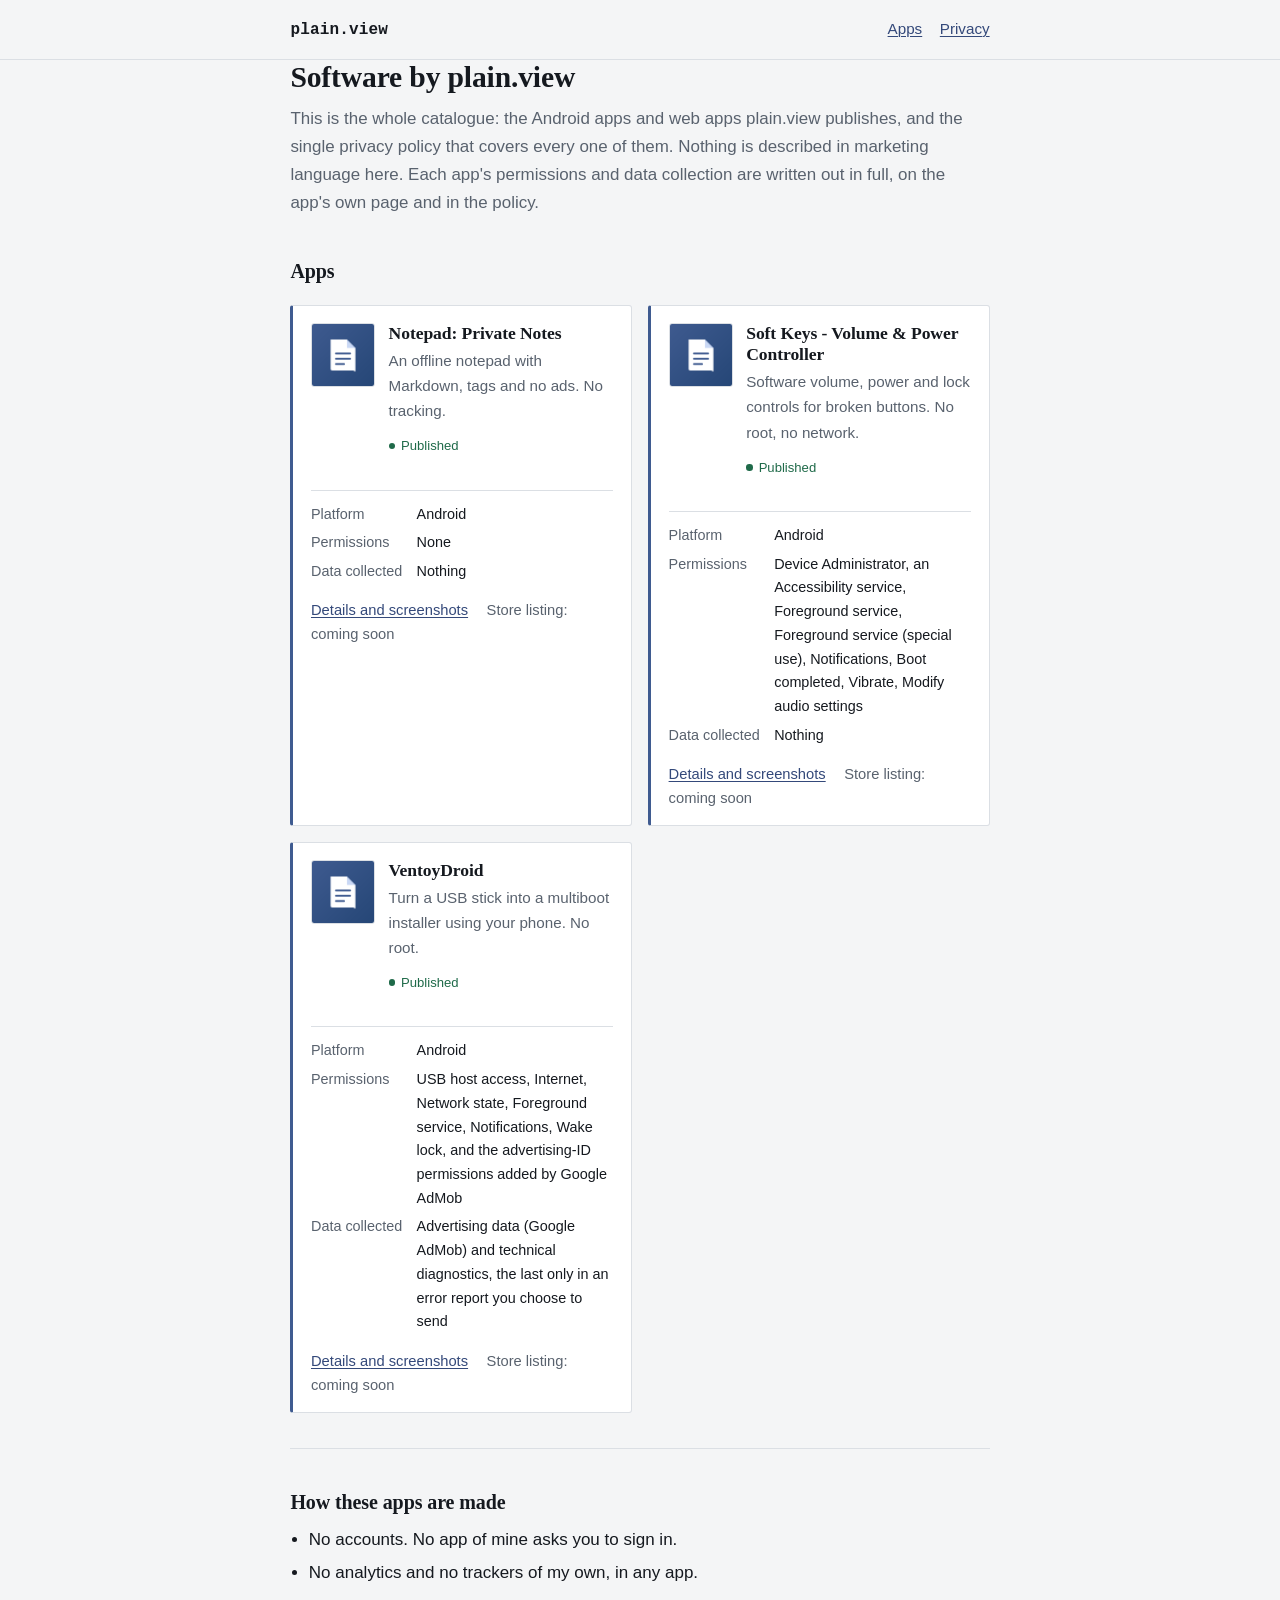
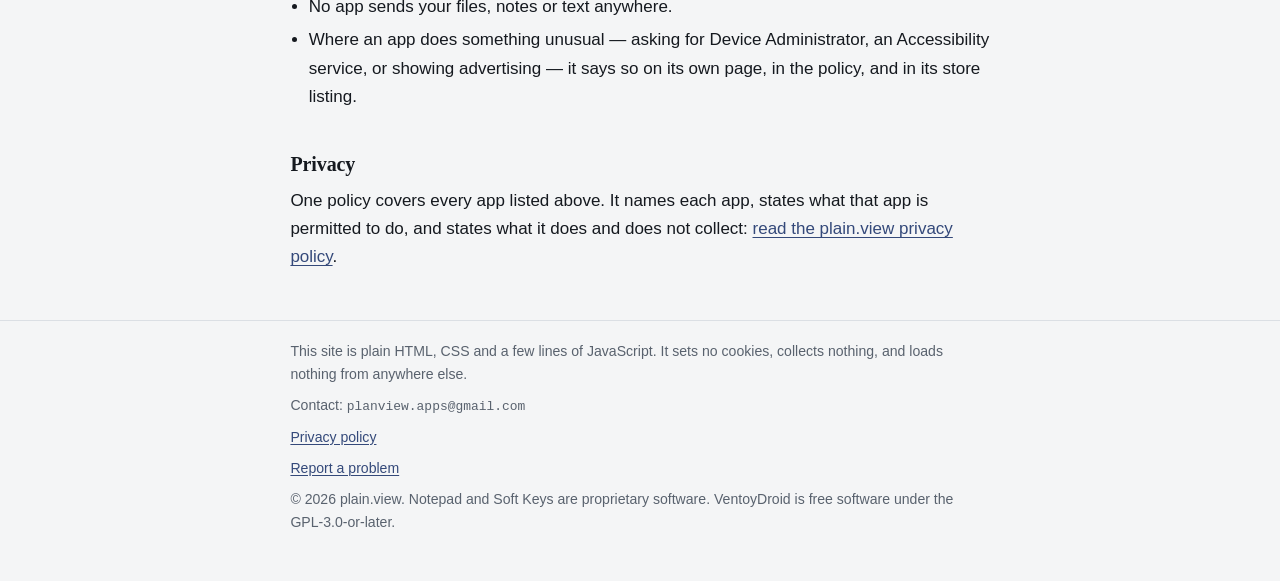
<file: index.html>
<!DOCTYPE html>
<html lang="en">
<head>
<meta charset="utf-8">
<meta name="viewport" content="width=device-width, initial-scale=1">
<title>plain.view — Android apps, web apps, and one privacy policy</title>
<meta name="description" content="plain.view is an independent developer. This is the catalogue of Android and web apps it publishes, with each app's permissions and data collection stated in full.">
<link rel="icon" href="assets/icon-512.png">
<link rel="apple-touch-icon" href="assets/icon-512.png">
<link rel="stylesheet" href="assets/style.css">
</head>
<body>

<header class="masthead">
  <div class="wrap">
    <a class="wordmark" href="index.html">plain.view</a>
    <nav>
      <a href="index.html">Apps</a>
      <a href="privacy.html">Privacy</a>
    </nav>
  </div>
</header>

<main class="wrap">

  <h1>Software by plain.view</h1>
  <p class="lede">This is the whole catalogue: the Android apps and web apps
  plain.view publishes, and the single privacy policy that covers every one of
  them. Nothing is described in marketing language here. Each app's
  permissions and data collection are written out in full, on the app's own
  page and in the policy.</p>

  <h2>Apps</h2>
  <div class="grid" id="app-grid"></div>

  <noscript>
    <ul class="applist">
      <li><a href="apps/notepad.html">Notepad: Private Notes</a>
        <span class="muted">Android. Permissions: none. Data collected: nothing.</span></li>
      <li><a href="apps/soft-keys.html">Soft Keys - Volume &amp; Power Controller</a>
        <span class="muted">Android. Permissions: Device Administrator, an Accessibility service, Foreground service, Foreground service (special use), Notifications, Boot completed, Vibrate, Modify audio settings. Data collected: nothing.</span></li>
      <li><a href="apps/ventoydroid.html">VentoyDroid</a>
        <span class="muted">Android. Permissions: USB host access, Internet, Network state, Foreground service, Notifications, Wake lock, and the advertising-ID permissions added by Google AdMob. Data collected: advertising data (Google AdMob) and technical diagnostics, the last only in an error report you choose to send.</span></li>
    </ul>
    <p class="muted">The full catalogue with each app's details is on this page,
    drawn with a small script. The list above says the same thing.</p>
  </noscript>

  <hr>

  <h2>How these apps are made</h2>
  <ul>
    <li>No accounts. No app of mine asks you to sign in.</li>
    <li>No analytics and no trackers of my own, in any app.</li>
    <li>No app sends your files, notes or text anywhere.</li>
    <li>Where an app does something unusual &mdash; asking for Device
      Administrator, an Accessibility service, or showing advertising &mdash;
      it says so on its own page, in the policy, and in its store listing.</li>
  </ul>

  <h2>Privacy</h2>
  <p>One policy covers every app listed above. It names each app, states what
  that app is permitted to do, and states what it does and does not collect:
  <a href="privacy.html">read the plain.view privacy policy</a>.</p>

</main>

<footer>
  <div class="wrap">
    <p>This site is plain HTML, CSS and a few lines of JavaScript. It sets no
    cookies, collects nothing, and loads nothing from anywhere else.</p>
    <p>Contact: <span class="mail">planview.apps@gmail.com</span></p>
    <p><a href="privacy.html">Privacy policy</a></p>
    <p><a href="https://github.com/biplab-bn/plain-view-site/issues">Report a problem</a></p>
    <p>&copy; 2026 plain.view. Notepad and Soft Keys are proprietary
    software. VentoyDroid is free software under the GPL-3.0-or-later.</p>
  </div>
</footer>

<script src="assets/apps.js"></script>
</body>
</html>
</file>
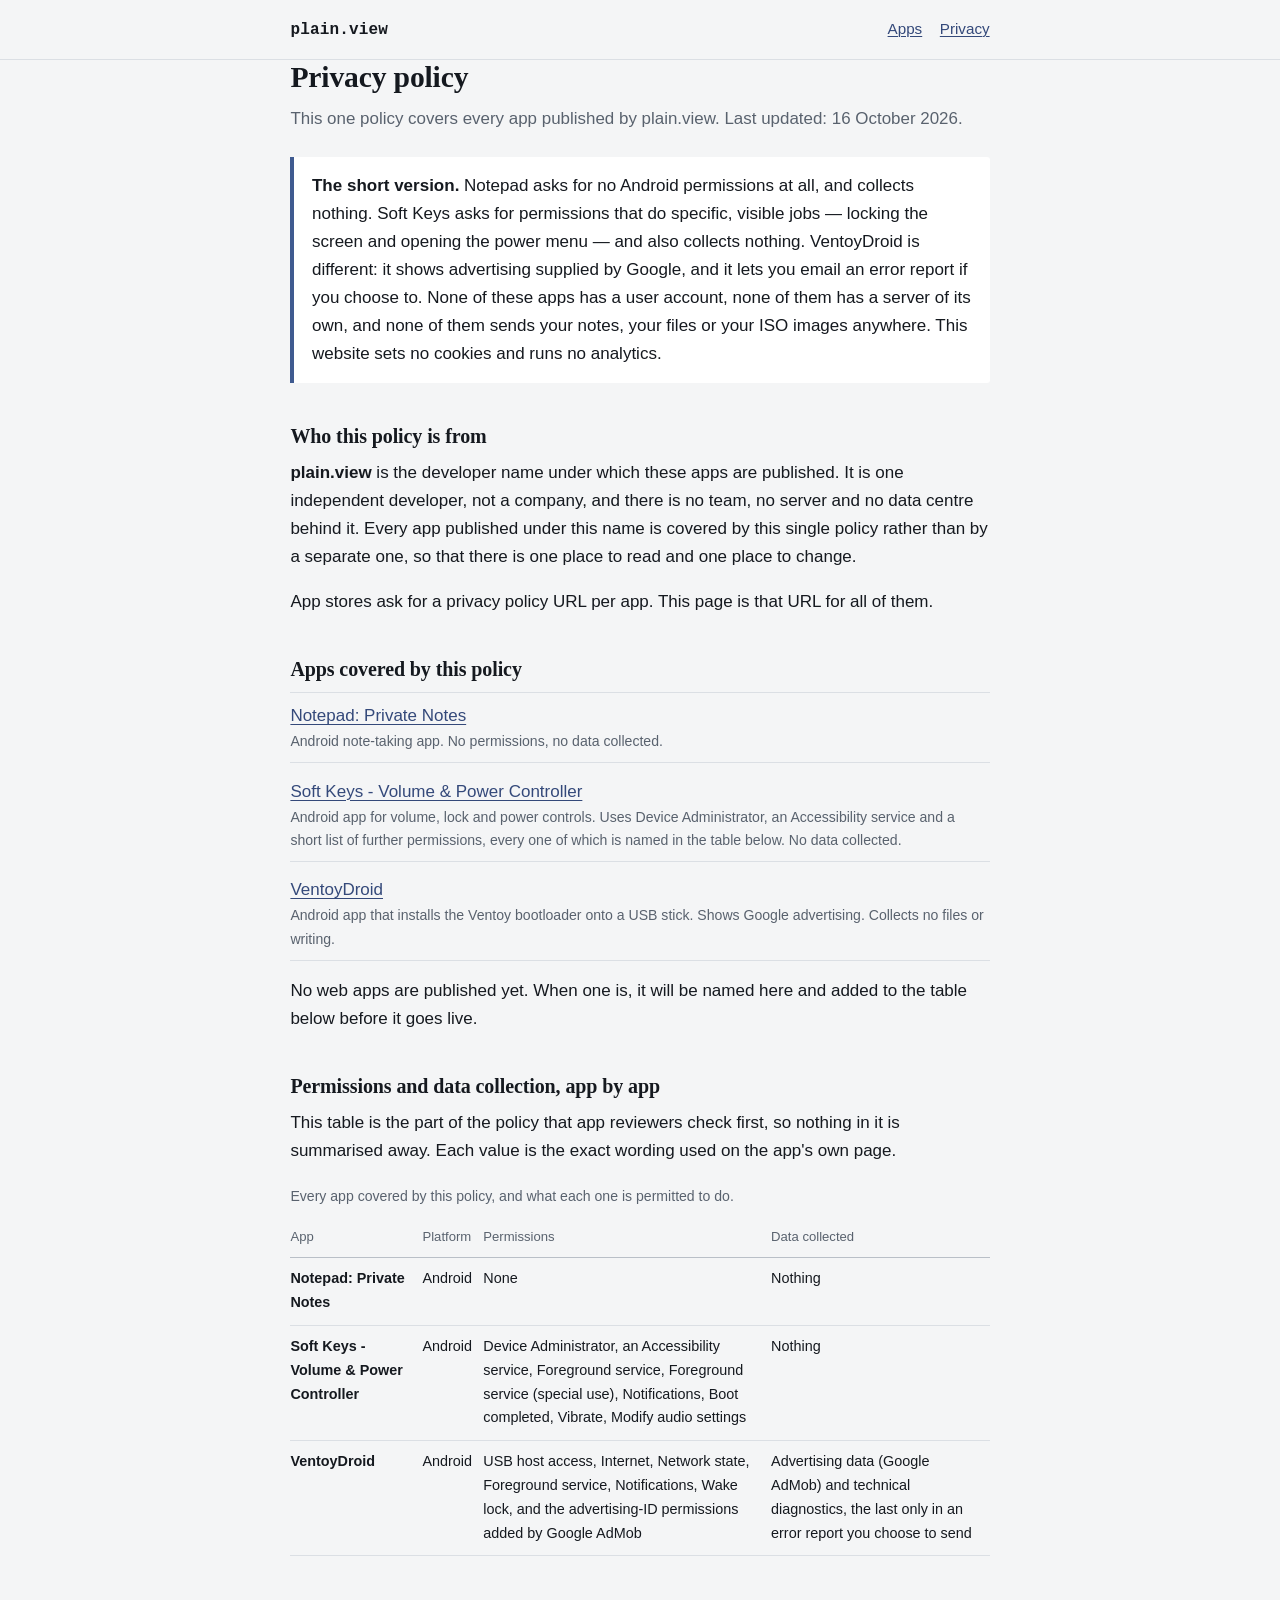
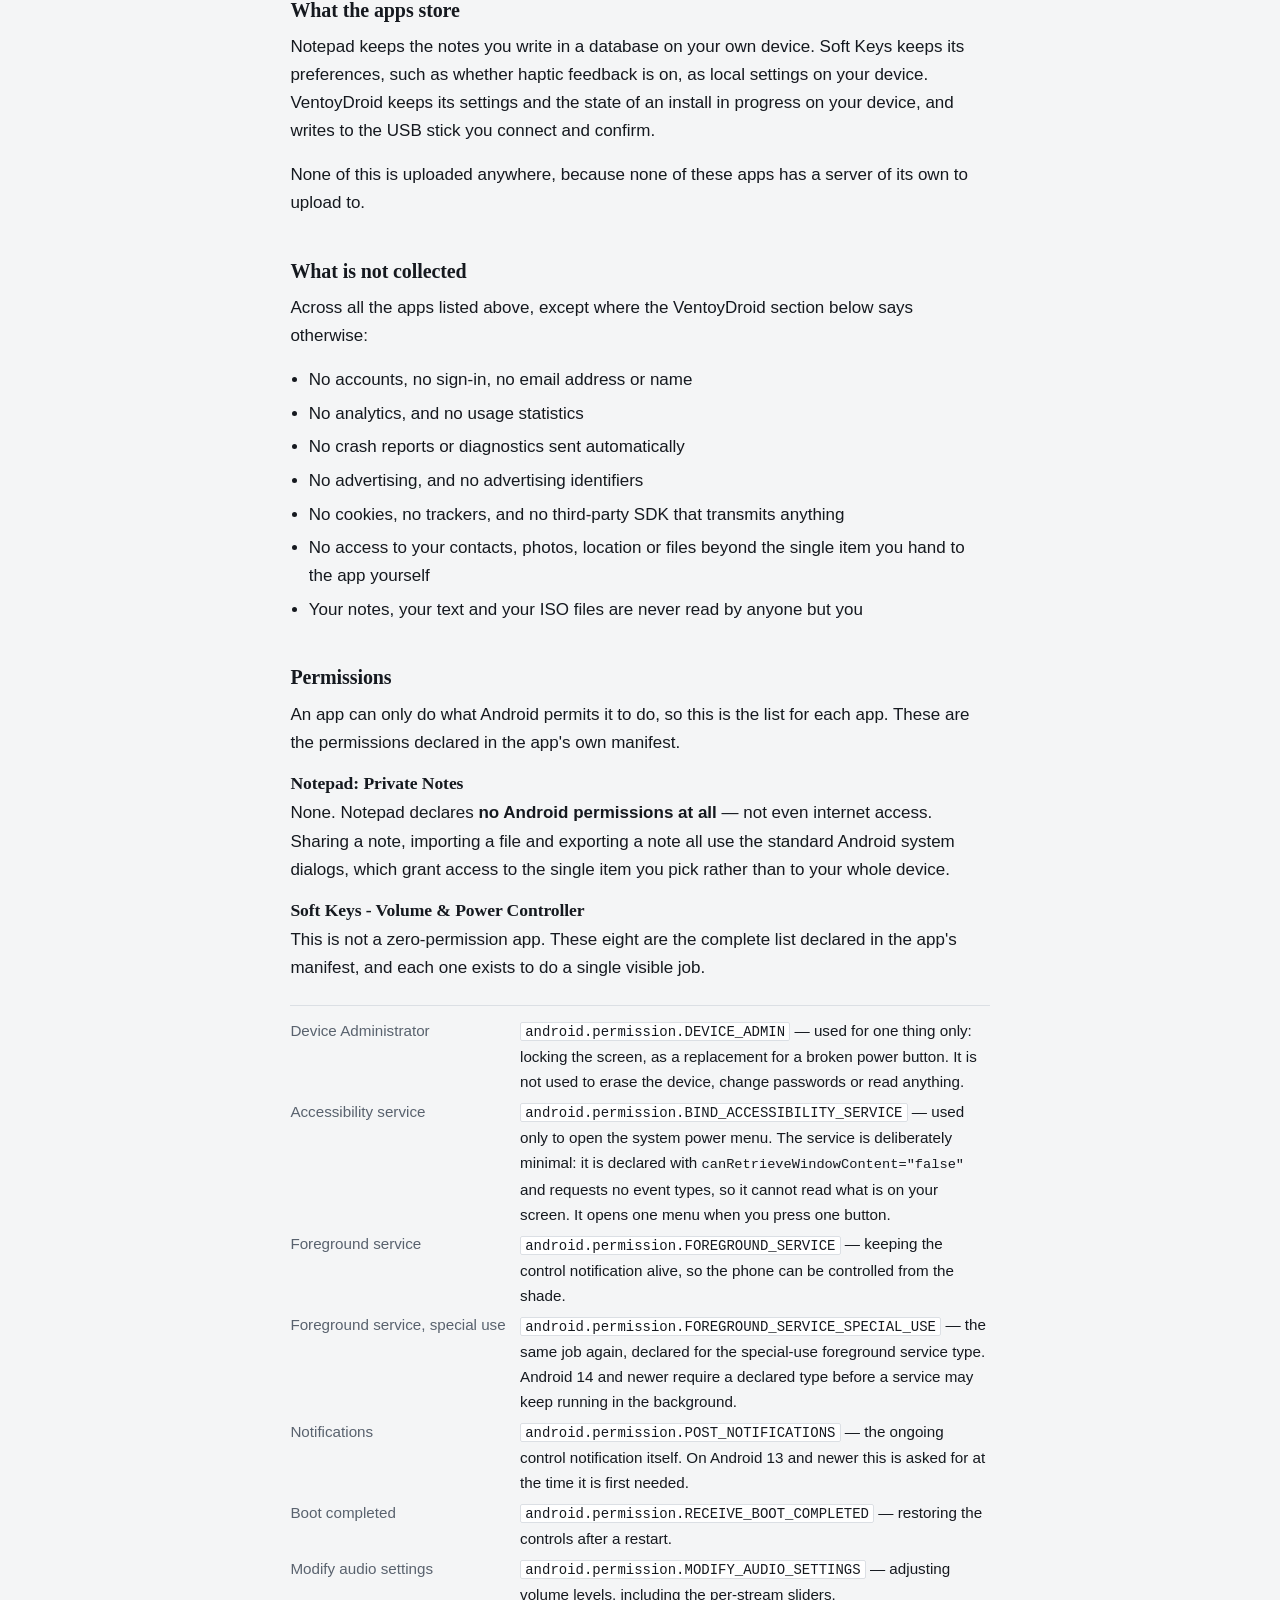
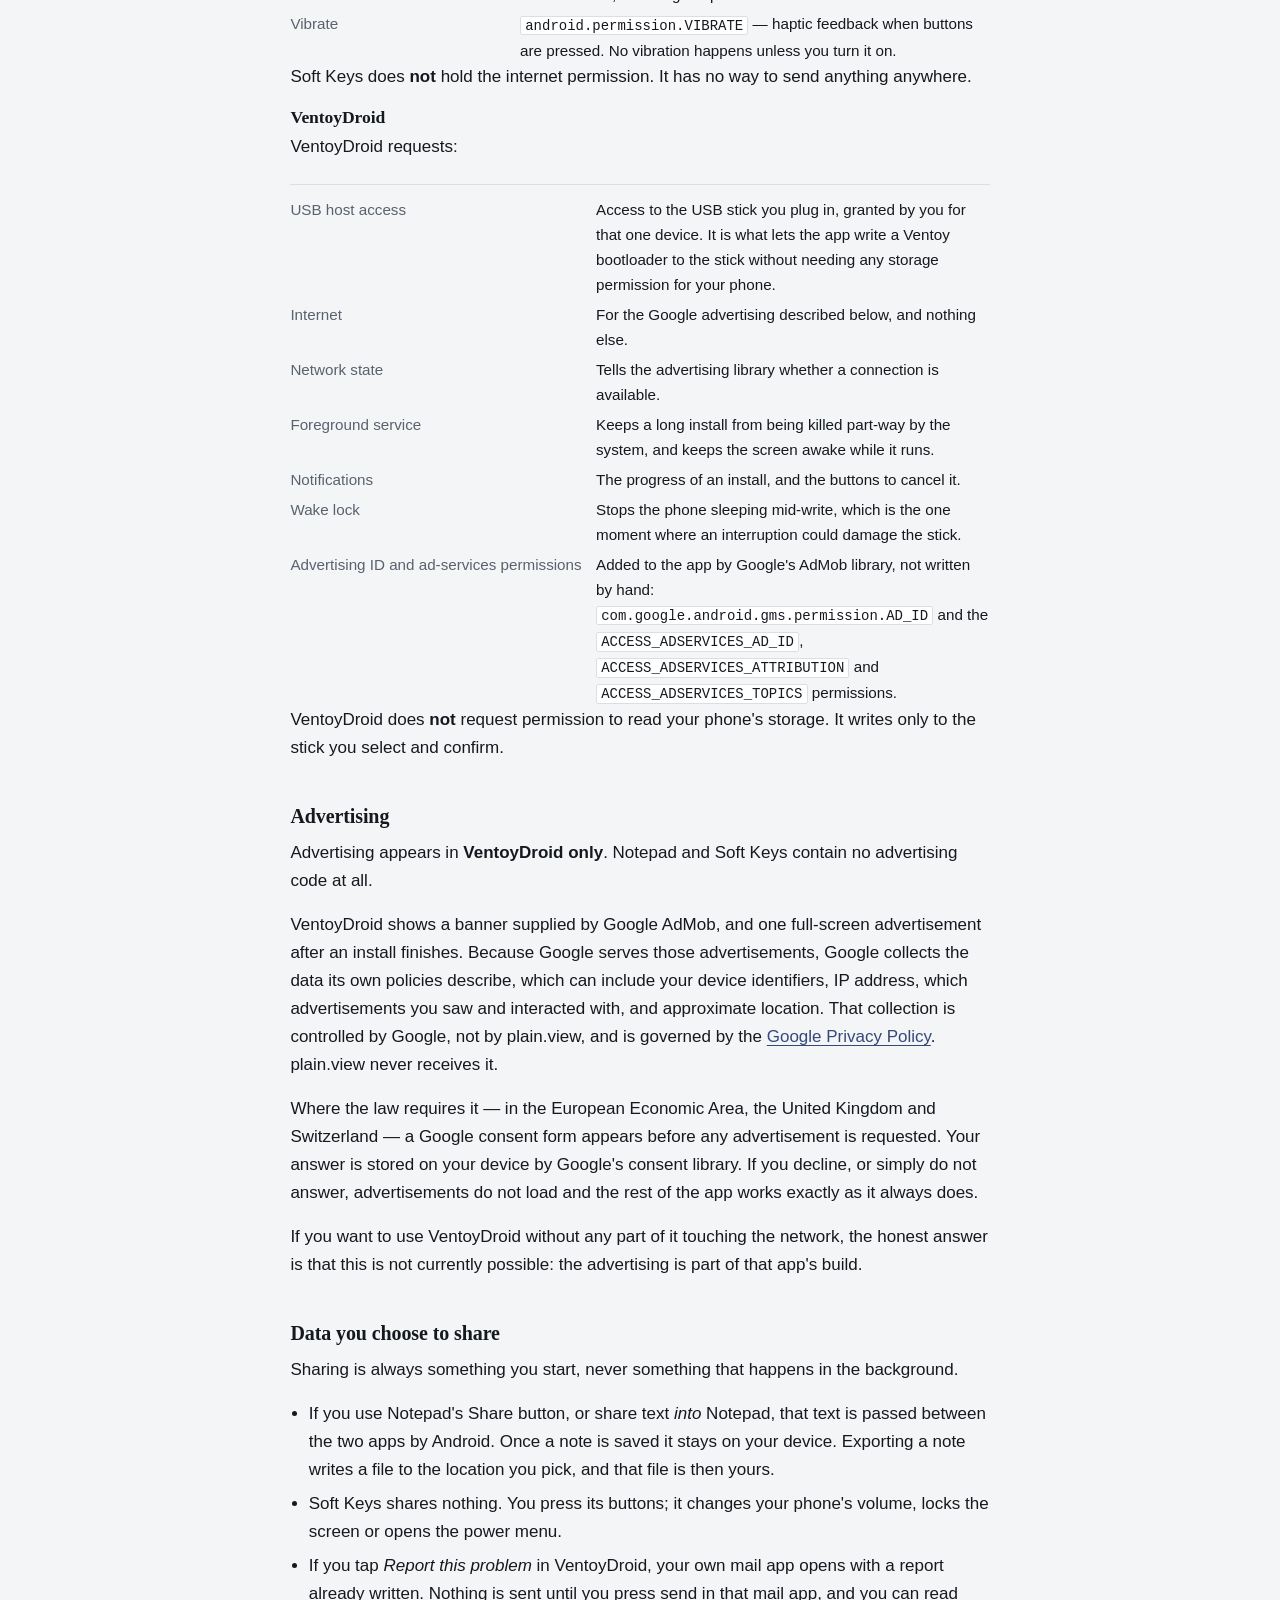
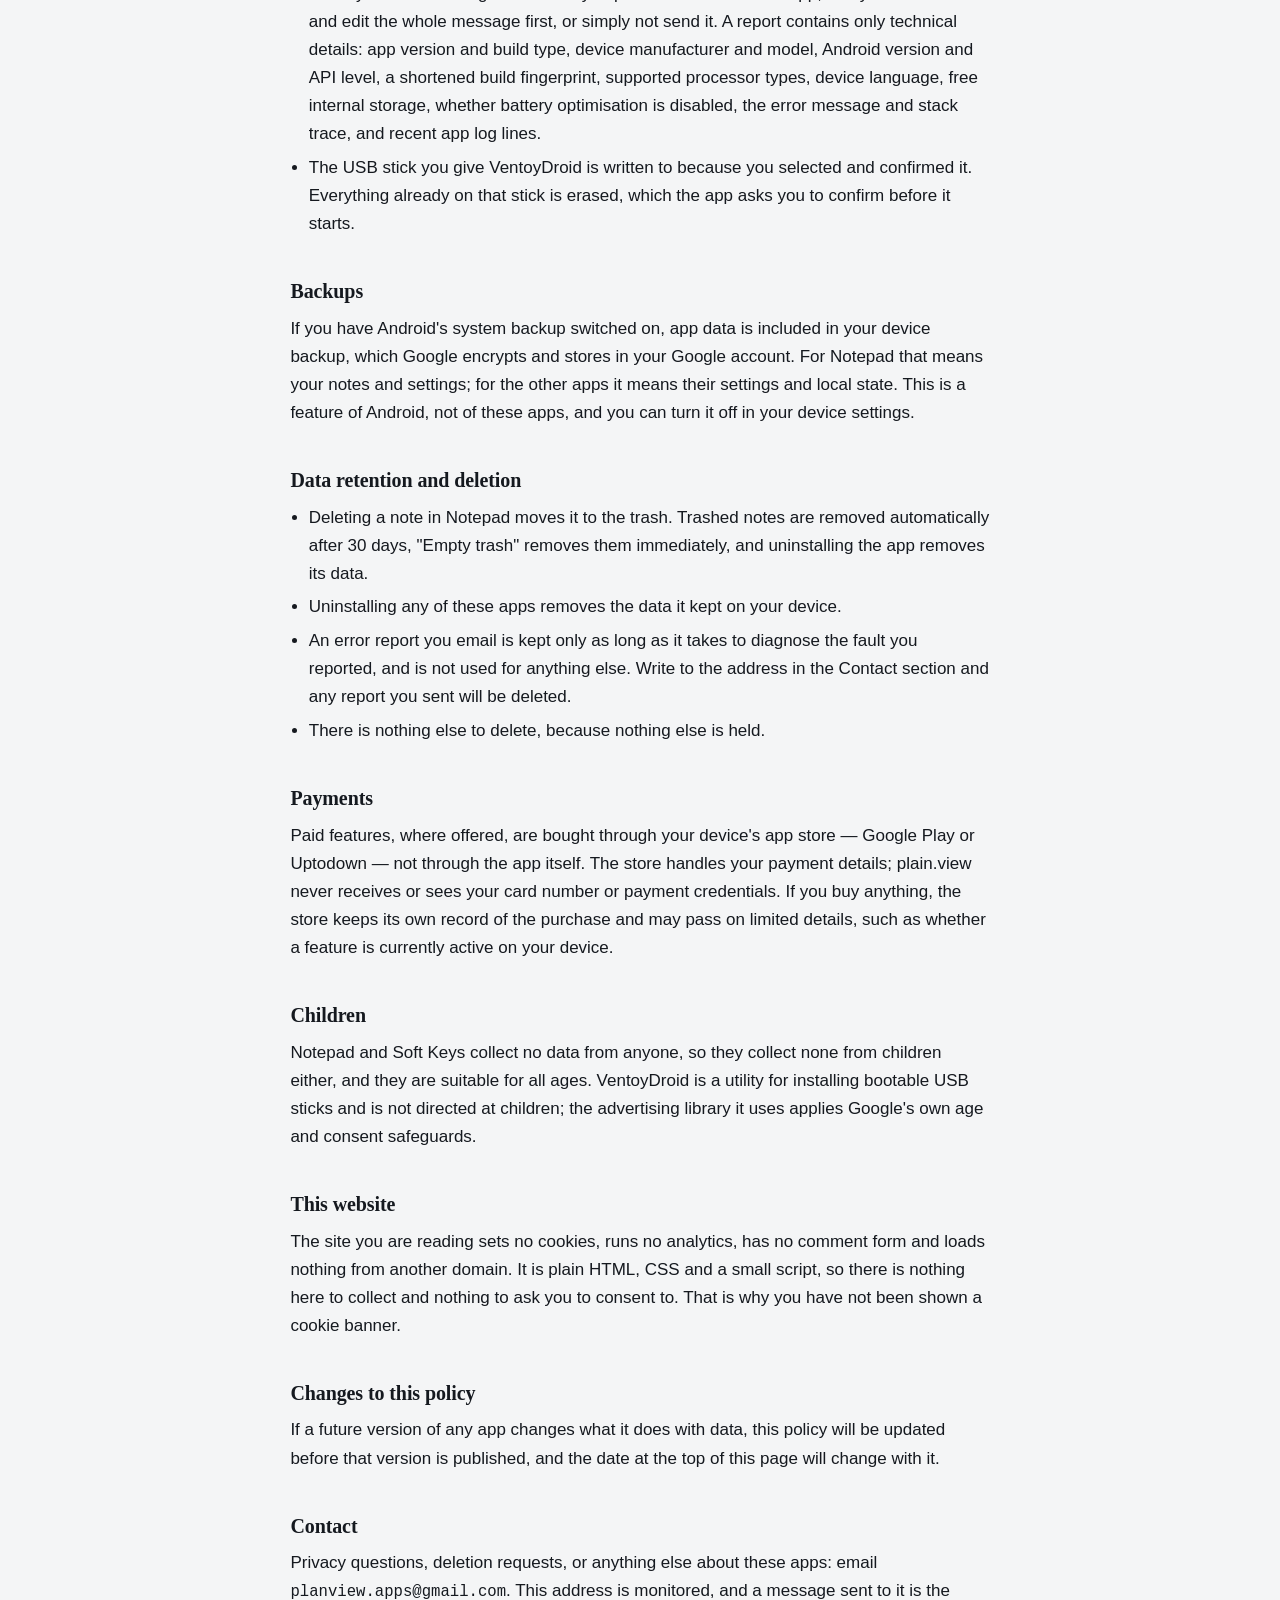
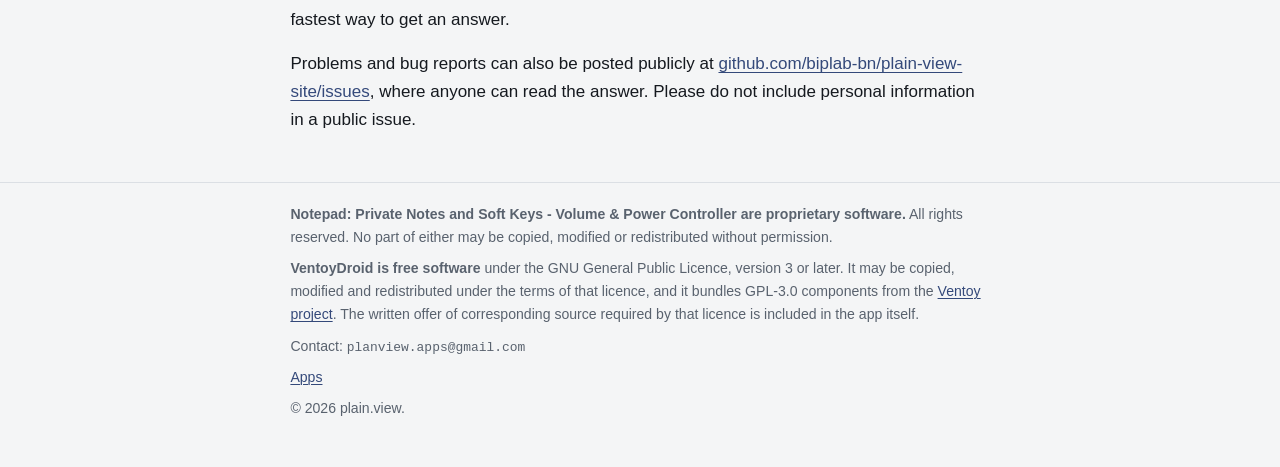
<file: privacy.html>
<!DOCTYPE html>
<html lang="en">
<head>
<meta charset="utf-8">
<meta name="viewport" content="width=device-width, initial-scale=1">
<title>Privacy policy — plain.view apps</title>
<meta name="description" content="The single privacy policy for every app published by plain.view. It names each app and states, app by app, which permissions it requests and what data it collects.">
<link rel="icon" href="assets/icon-512.png">
<link rel="apple-touch-icon" href="assets/icon-512.png">
<link rel="stylesheet" href="assets/style.css">
</head>
<body>

<header class="masthead">
  <div class="wrap">
    <a class="wordmark" href="index.html">plain.view</a>
    <nav>
      <a href="index.html">Apps</a>
      <a href="privacy.html">Privacy</a>
    </nav>
  </div>
</header>

<main class="wrap">

  <h1>Privacy policy</h1>
  <p class="lede">This one policy covers every app published by plain.view.
  Last updated: 16 October 2026.</p>

  <div class="callout">
    <p><strong>The short version.</strong> Notepad asks for no Android
    permissions at all, and collects nothing. Soft Keys asks for permissions
    that do specific, visible jobs &mdash; locking the screen and opening the
    power menu &mdash; and also collects nothing. VentoyDroid is different: it
    shows advertising supplied by Google, and it lets you email an error report
    if you choose to. None of these apps has a user account, none of them has a
    server of its own, and none of them sends your notes, your files or your
    ISO images anywhere. This website sets no cookies and runs no analytics.</p>
  </div>

  <h2>Who this policy is from</h2>
  <p><strong>plain.view</strong> is the developer name under which these apps
  are published. It is one independent developer, not a company, and there is
  no team, no server and no data centre behind it. Every app published under
  this name is covered by this single policy rather than by a separate one, so
  that there is one place to read and one place to change.</p>
  <p>App stores ask for a privacy policy URL per app. This page is that URL for
  all of them.</p>

  <h2>Apps covered by this policy</h2>
  <ul class="applist">
    <li>
      <a href="apps/notepad.html">Notepad: Private Notes</a>
      <span class="muted">Android note-taking app. No permissions, no data collected.</span>
    </li>
    <li>
      <a href="apps/soft-keys.html">Soft Keys - Volume &amp; Power Controller</a>
      <span class="muted">Android app for volume, lock and power controls. Uses Device Administrator, an Accessibility service and a short list of further permissions, every one of which is named in the table below. No data collected.</span>
    </li>
    <li>
      <a href="apps/ventoydroid.html">VentoyDroid</a>
      <span class="muted">Android app that installs the Ventoy bootloader onto a USB stick. Shows Google advertising. Collects no files or writing.</span>
    </li>
  </ul>
  <p>No web apps are published yet. When one is, it will be named here and
  added to the table below before it goes live.</p>

  <h2>Permissions and data collection, app by app</h2>
  <p>This table is the part of the policy that app reviewers check first, so
  nothing in it is summarised away. Each value is the exact wording used on the
  app's own page.</p>

  <table class="policy-table">
    <caption>Every app covered by this policy, and what each one is permitted
    to do.</caption>
    <thead>
      <tr>
        <th scope="col">App</th>
        <th scope="col">Platform</th>
        <th scope="col">Permissions</th>
        <th scope="col">Data collected</th>
      </tr>
    </thead>
    <tbody>
      <tr data-facts="notepad">
        <td data-label="App">Notepad: Private Notes</td>
        <td data-label="Platform"><span data-fact="platform">Android</span></td>
        <td data-label="Permissions"><span data-fact="permissions">None</span></td>
        <td data-label="Data collected"><span data-fact="collects">Nothing</span></td>
      </tr>
      <tr data-facts="soft-keys">
        <td data-label="App">Soft Keys - Volume &amp; Power Controller</td>
        <td data-label="Platform"><span data-fact="platform">Android</span></td>
        <td data-label="Permissions"><span data-fact="permissions">Device Administrator, an Accessibility service, Foreground service, Foreground service (special use), Notifications, Boot completed, Vibrate, Modify audio settings</span></td>
        <td data-label="Data collected"><span data-fact="collects">Nothing</span></td>
      </tr>
      <tr data-facts="ventoydroid">
        <td data-label="App">VentoyDroid</td>
        <td data-label="Platform"><span data-fact="platform">Android</span></td>
        <td data-label="Permissions"><span data-fact="permissions">USB host access, Internet, Network state, Foreground service, Notifications, Wake lock, and the advertising-ID permissions added by Google AdMob</span></td>
        <td data-label="Data collected"><span data-fact="collects">Advertising data (Google AdMob) and technical diagnostics, the last only in an error report you choose to send</span></td>
      </tr>
    </tbody>
  </table>

  <h2>What the apps store</h2>
  <p>Notepad keeps the notes you write in a database on your own device.
  Soft Keys keeps its preferences, such as whether haptic feedback is on, as
  local settings on your device. VentoyDroid keeps its settings and the state
  of an install in progress on your device, and writes to the USB stick you
  connect and confirm.</p>
  <p>None of this is uploaded anywhere, because none of these apps has a server
  of its own to upload to.</p>

  <h2>What is not collected</h2>
  <p>Across all the apps listed above, except where the VentoyDroid section
  below says otherwise:</p>
  <ul>
    <li>No accounts, no sign-in, no email address or name</li>
    <li>No analytics, and no usage statistics</li>
    <li>No crash reports or diagnostics sent automatically</li>
    <li>No advertising, and no advertising identifiers</li>
    <li>No cookies, no trackers, and no third-party SDK that transmits anything</li>
    <li>No access to your contacts, photos, location or files beyond the single
      item you hand to the app yourself</li>
    <li>Your notes, your text and your ISO files are never read by anyone but you</li>
  </ul>

  <h2>Permissions</h2>
  <p>An app can only do what Android permits it to do, so this is the list for
  each app. These are the permissions declared in the app's own manifest.</p>

  <h3>Notepad: Private Notes</h3>
  <p>None. Notepad declares <strong>no Android permissions at all</strong> &mdash;
  not even internet access. Sharing a note, importing a file and exporting a
  note all use the standard Android system dialogs, which grant access to the
  single item you pick rather than to your whole device.</p>

  <h3>Soft Keys - Volume &amp; Power Controller</h3>
  <p>This is not a zero-permission app. These eight are the complete list
  declared in the app's manifest, and each one exists to do a single visible
  job.</p>
  <dl class="facts facts-wide">
    <dt>Device Administrator</dt>
    <dd><span class="ident">android.permission.DEVICE_ADMIN</span> &mdash; used
    for one thing only: locking the screen, as a replacement for a broken power
    button. It is not used to erase the device, change passwords or read
    anything.</dd>
    <dt>Accessibility service</dt>
    <dd><span class="ident">android.permission.BIND_ACCESSIBILITY_SERVICE</span>
    &mdash; used only to open the system power menu. The service is deliberately
    minimal: it is declared with <code>canRetrieveWindowContent="false"</code>
    and requests no event types, so it cannot read what is on your screen. It
    opens one menu when you press one button.</dd>
    <dt>Foreground service</dt>
    <dd><span class="ident">android.permission.FOREGROUND_SERVICE</span> &mdash;
    keeping the control notification alive, so the phone can be controlled from
    the shade.</dd>
    <dt>Foreground service, special use</dt>
    <dd><span class="ident">android.permission.FOREGROUND_SERVICE_SPECIAL_USE</span>
    &mdash; the same job again, declared for the special-use foreground service
    type. Android 14 and newer require a declared type before a service may keep
    running in the background.</dd>
    <dt>Notifications</dt>
    <dd><span class="ident">android.permission.POST_NOTIFICATIONS</span> &mdash;
    the ongoing control notification itself. On Android 13 and newer this is
    asked for at the time it is first needed.</dd>
    <dt>Boot completed</dt>
    <dd><span class="ident">android.permission.RECEIVE_BOOT_COMPLETED</span>
    &mdash; restoring the controls after a restart.</dd>
    <dt>Modify audio settings</dt>
    <dd><span class="ident">android.permission.MODIFY_AUDIO_SETTINGS</span>
    &mdash; adjusting volume levels, including the per-stream sliders.</dd>
    <dt>Vibrate</dt>
    <dd><span class="ident">android.permission.VIBRATE</span> &mdash; haptic
    feedback when buttons are pressed. No vibration happens unless you turn it
    on.</dd>
  </dl>
  <p>Soft Keys does <strong>not</strong> hold the internet permission. It has
  no way to send anything anywhere.</p>

  <h3>VentoyDroid</h3>
  <p>VentoyDroid requests:</p>
  <dl class="facts facts-wide">
    <dt>USB host access</dt>
    <dd>Access to the USB stick you plug in, granted by you for that one
    device. It is what lets the app write a Ventoy bootloader to the stick
    without needing any storage permission for your phone.</dd>
    <dt>Internet</dt>
    <dd>For the Google advertising described below, and nothing else.</dd>
    <dt>Network state</dt>
    <dd>Tells the advertising library whether a connection is available.</dd>
    <dt>Foreground service</dt>
    <dd>Keeps a long install from being killed part-way by the system, and
    keeps the screen awake while it runs.</dd>
    <dt>Notifications</dt>
    <dd>The progress of an install, and the buttons to cancel it.</dd>
    <dt>Wake lock</dt>
    <dd>Stops the phone sleeping mid-write, which is the one moment where an
    interruption could damage the stick.</dd>
    <dt>Advertising ID and ad-services permissions</dt>
    <dd>Added to the app by Google's AdMob library, not written by hand:
    <span class="ident">com.google.android.gms.permission.AD_ID</span> and the
    <span class="ident">ACCESS_ADSERVICES_AD_ID</span>,
    <span class="ident">ACCESS_ADSERVICES_ATTRIBUTION</span> and
    <span class="ident">ACCESS_ADSERVICES_TOPICS</span> permissions.</dd>
  </dl>
  <p>VentoyDroid does <strong>not</strong> request permission to read your
  phone's storage. It writes only to the stick you select and confirm.</p>

  <h2>Advertising</h2>
  <p>Advertising appears in <strong>VentoyDroid only</strong>. Notepad and Soft
  Keys contain no advertising code at all.</p>
  <p>VentoyDroid shows a banner supplied by Google AdMob, and one full-screen
  advertisement after an install finishes. Because Google serves those
  advertisements, Google collects the data its own policies describe, which can
  include your device identifiers, IP address, which advertisements you saw and
  interacted with, and approximate location. That collection is controlled by
  Google, not by plain.view, and is governed by the
  <a href="https://policies.google.com/privacy" rel="noopener">Google Privacy
  Policy</a>. plain.view never receives it.</p>
  <p>Where the law requires it &mdash; in the European Economic Area, the United
  Kingdom and Switzerland &mdash; a Google consent form appears before any
  advertisement is requested. Your answer is stored on your device by Google's
  consent library. If you decline, or simply do not answer, advertisements do
  not load and the rest of the app works exactly as it always does.</p>
  <p>If you want to use VentoyDroid without any part of it touching the
  network, the honest answer is that this is not currently possible: the
  advertising is part of that app's build.</p>

  <h2>Data you choose to share</h2>
  <p>Sharing is always something you start, never something that happens in the
  background.</p>
  <ul>
    <li>If you use Notepad's Share button, or share text <em>into</em> Notepad,
      that text is passed between the two apps by Android. Once a note is saved
      it stays on your device. Exporting a note writes a file to the location
      you pick, and that file is then yours.</li>
    <li>Soft Keys shares nothing. You press its buttons; it changes your phone's
      volume, locks the screen or opens the power menu.</li>
    <li>If you tap <em>Report this problem</em> in VentoyDroid, your own mail
      app opens with a report already written. Nothing is sent until you press
      send in that mail app, and you can read and edit the whole message first,
      or simply not send it. A report contains only technical details: app
      version and build type, device manufacturer and model, Android version
      and API level, a shortened build fingerprint, supported processor types,
      device language, free internal storage, whether battery optimisation is
      disabled, the error message and stack trace, and recent app log lines.</li>
    <li>The USB stick you give VentoyDroid is written to because you selected
      and confirmed it. Everything already on that stick is erased, which the
      app asks you to confirm before it starts.</li>
  </ul>

  <h2>Backups</h2>
  <p>If you have Android's system backup switched on, app data is included in
  your device backup, which Google encrypts and stores in your Google account.
  For Notepad that means your notes and settings; for the other apps it means
  their settings and local state. This is a feature of Android, not of these
  apps, and you can turn it off in your device settings.</p>

  <h2>Data retention and deletion</h2>
  <ul>
    <li>Deleting a note in Notepad moves it to the trash. Trashed notes are
      removed automatically after 30 days, "Empty trash" removes them
      immediately, and uninstalling the app removes its data.</li>
    <li>Uninstalling any of these apps removes the data it kept on your device.</li>
    <li>An error report you email is kept only as long as it takes to diagnose
      the fault you reported, and is not used for anything else. Write to the
      address in the Contact section and any report you sent will be deleted.</li>
    <li>There is nothing else to delete, because nothing else is held.</li>
  </ul>

  <h2>Payments</h2>
  <p>Paid features, where offered, are bought through your device's app store
  &mdash; Google Play or Uptodown &mdash; not through the app itself. The store
  handles your payment details; plain.view never receives or sees your card
  number or payment credentials. If you buy anything, the store keeps its own
  record of the purchase and may pass on limited details, such as whether a
  feature is currently active on your device.</p>

  <h2>Children</h2>
  <p>Notepad and Soft Keys collect no data from anyone, so they collect none
  from children either, and they are suitable for all ages. VentoyDroid is a
  utility for installing bootable USB sticks and is not directed at children;
  the advertising library it uses applies Google's own age and consent
  safeguards.</p>

  <h2>This website</h2>
  <p>The site you are reading sets no cookies, runs no analytics, has no
  comment form and loads nothing from another domain. It is plain HTML, CSS and
  a small script, so there is nothing here to collect and nothing to ask you to
  consent to. That is why you have not been shown a cookie banner.</p>

  <h2>Changes to this policy</h2>
  <p>If a future version of any app changes what it does with data, this policy
  will be updated before that version is published, and the date at the top of
  this page will change with it.</p>

  <h2>Contact</h2>
  <p>Privacy questions, deletion requests, or anything else about these apps:
  email <span class="mail">planview.apps@gmail.com</span>. This address is
  monitored, and a message sent to it is the fastest way to get an answer.</p>
  <p>Problems and bug reports can also be posted publicly at
  <a href="https://github.com/biplab-bn/plain-view-site/issues">github.com/biplab-bn/plain-view-site/issues</a>,
  where anyone can read the answer. Please do not include personal information
  in a public issue.</p>

</main>

<footer>
  <div class="wrap">
    <p><strong>Notepad: Private Notes and Soft Keys - Volume &amp; Power
    Controller are proprietary software.</strong> All rights reserved. No part of
    either may be copied, modified or redistributed without permission.</p>
    <p><strong>VentoyDroid is free software</strong> under the
    GNU General Public Licence, version 3 or later. It may be copied, modified
    and redistributed under the terms of that licence, and it bundles GPL-3.0
    components from the <a href="https://www.ventoy.net" rel="noopener">Ventoy
    project</a>. The written offer of corresponding source required by that
    licence is included in the app itself.</p>
    <p>Contact: <span class="mail">planview.apps@gmail.com</span></p>
    <p><a href="index.html">Apps</a></p>
    <p>&copy; 2026 plain.view.</p>
  </div>
</footer>

</body>
</html>
</file>
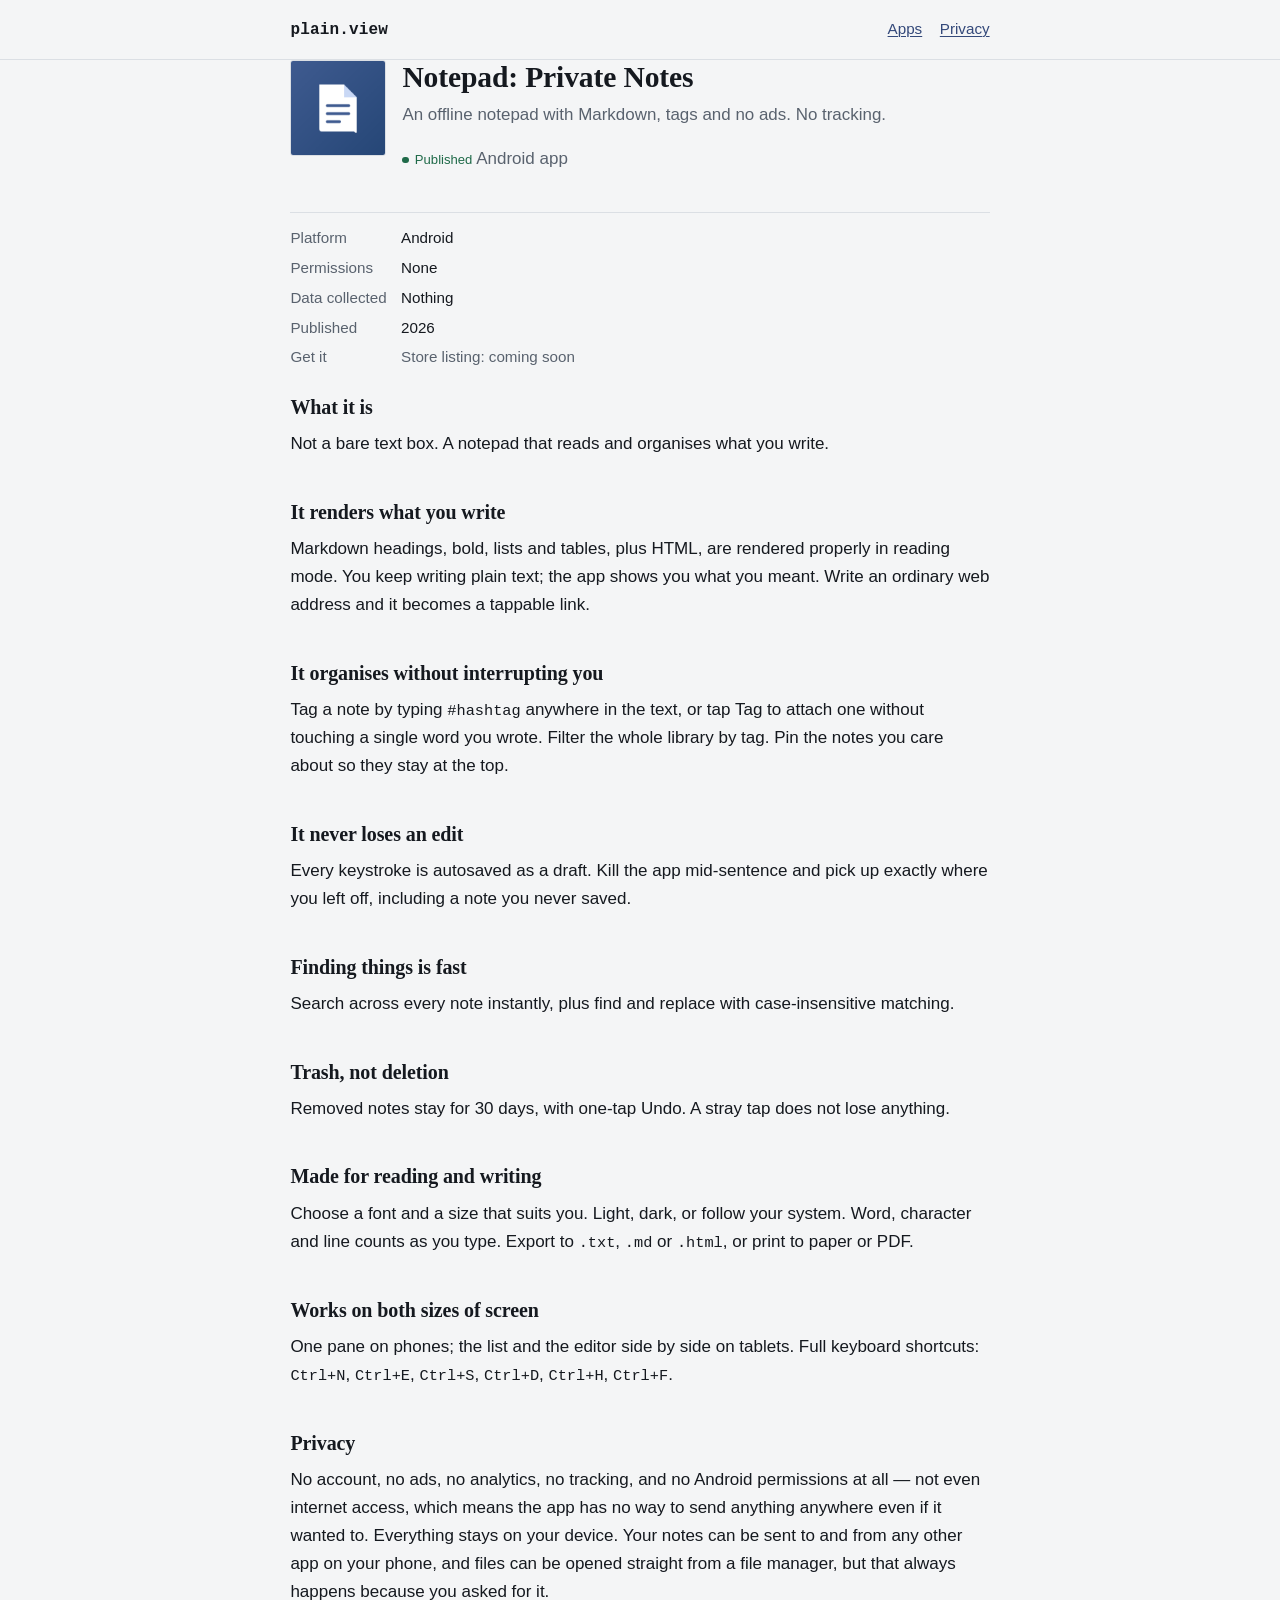
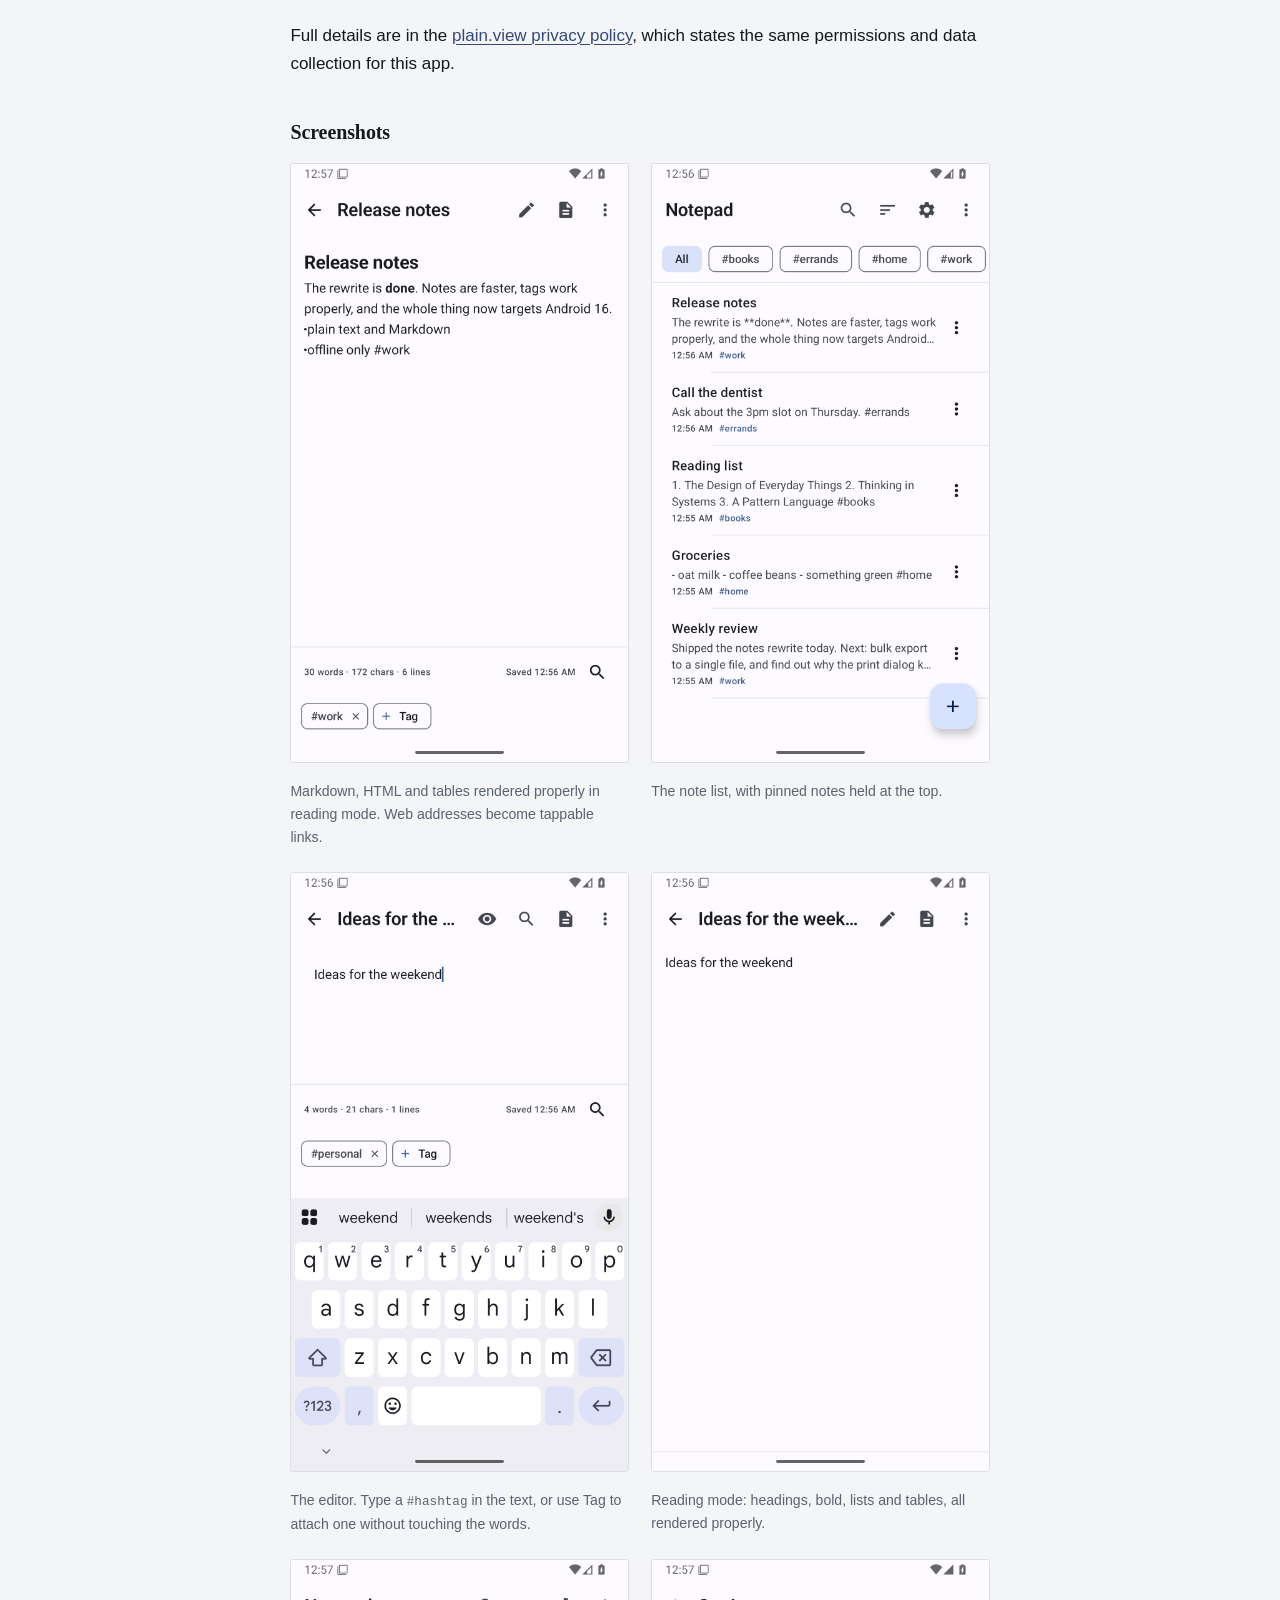
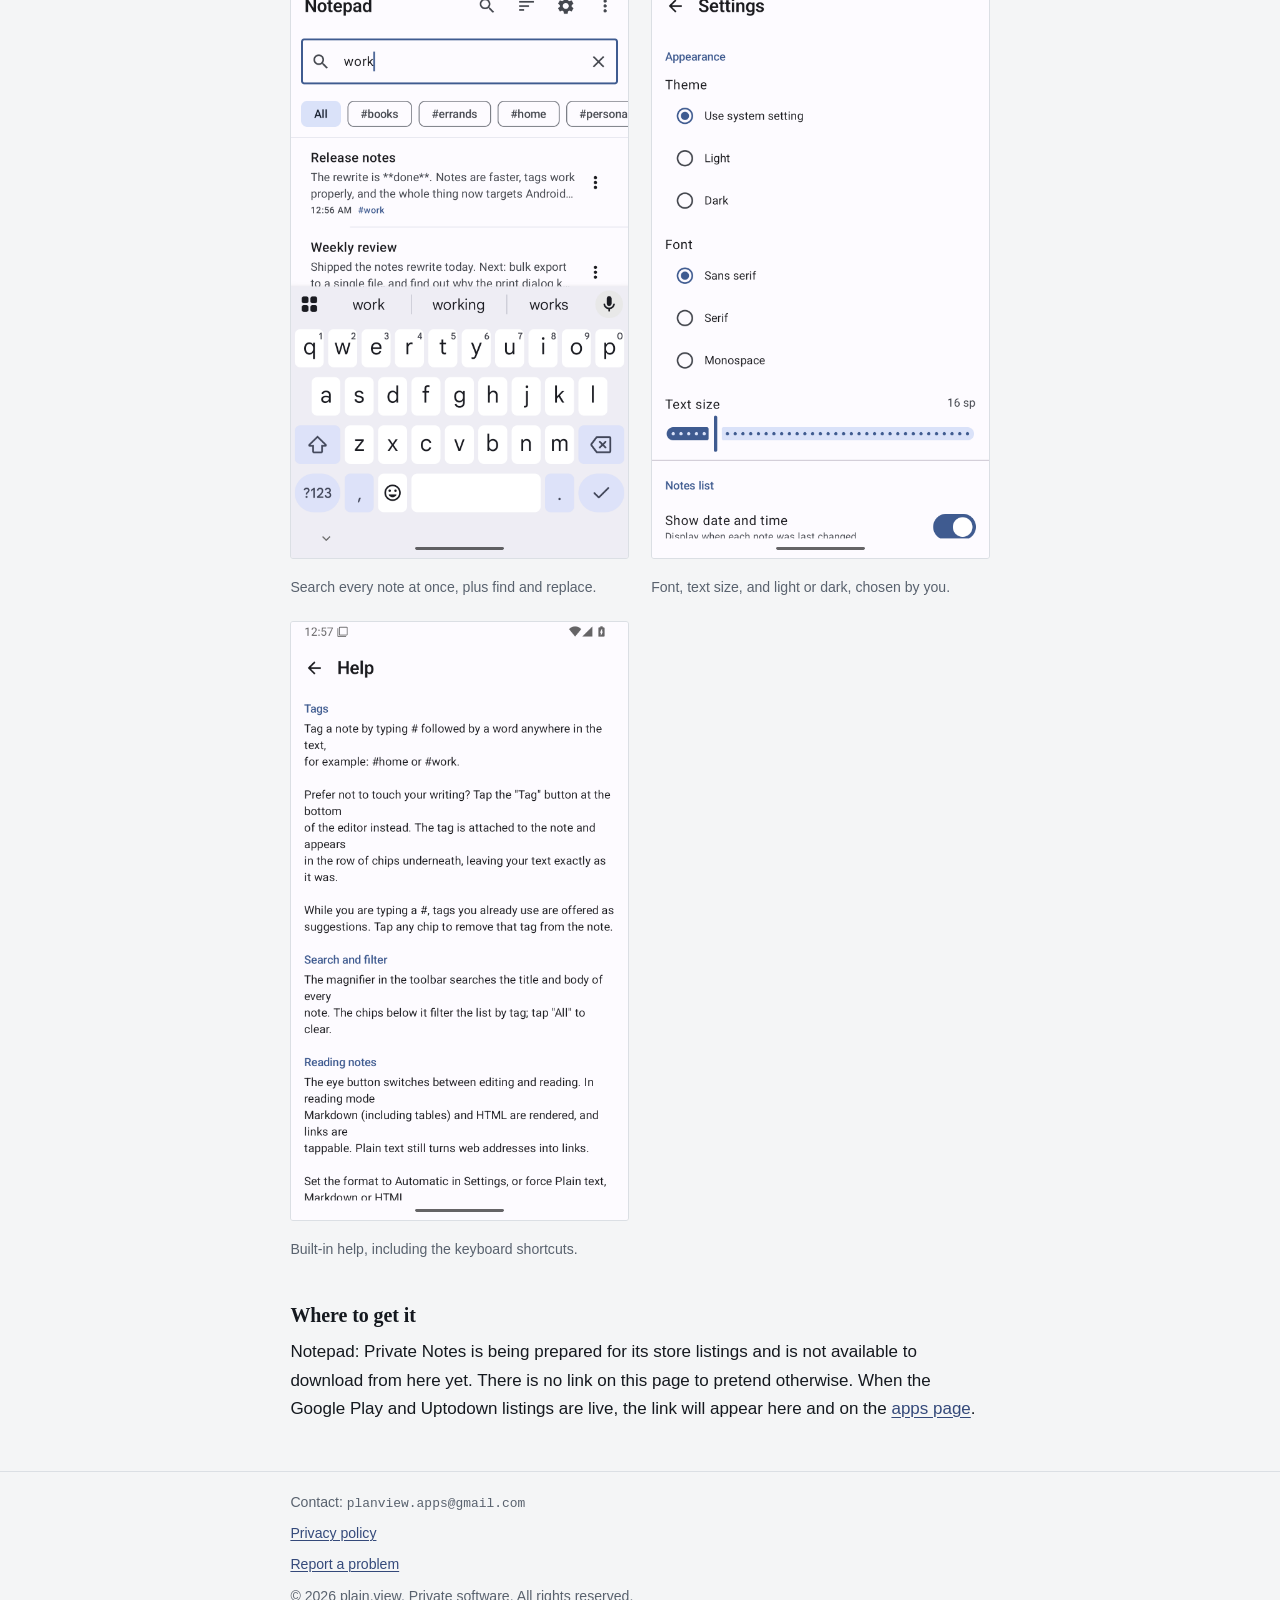
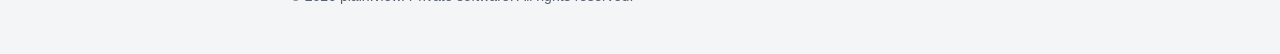
<file: apps/notepad.html>
<!DOCTYPE html>
<html lang="en">
<head>
<meta charset="utf-8">
<meta name="viewport" content="width=device-width, initial-scale=1">
<title>Notepad: Private Notes — an offline Android notepad with Markdown</title>
<meta name="description" content="Notepad: Private Notes is an offline Android notepad with Markdown rendering, tags, search and export. No permissions, no accounts, no ads, no tracking.">
<link rel="icon" href="../assets/icon-512.png">
<link rel="apple-touch-icon" href="../assets/icon-512.png">
<link rel="stylesheet" href="../assets/style.css">
</head>
<body>

<header class="masthead">
  <div class="wrap">
    <a class="wordmark" href="../index.html">plain.view</a>
    <nav>
      <a href="../index.html">Apps</a>
      <a href="../privacy.html">Privacy</a>
    </nav>
  </div>
</header>

<main class="wrap">

  <div class="app-head">
    <img class="app-icon-lg" src="../assets/apps/notepad/icon.png" alt="" width="96" height="96">
    <div>
      <h1>Notepad: Private Notes</h1>
      <p class="lede">An offline notepad with Markdown, tags and no ads.
      No tracking.</p>
      <p><span class="status is-live">Published</span>
        <span class="muted">Android app</span></p>
    </div>
  </div>

  <dl class="facts facts-wide" data-facts="notepad">
    <dt>Platform</dt><dd data-fact="platform">Android</dd>
    <dt>Permissions</dt><dd data-fact="permissions">None</dd>
    <dt>Data collected</dt><dd data-fact="collects">Nothing</dd>
    <dt>Published</dt><dd>2026</dd>
    <dt>Get it</dt><dd><span class="muted">Store listing: coming soon</span></dd>
  </dl>

  <div class="app-body">

    <h2>What it is</h2>
    <p>Not a bare text box. A notepad that reads and organises what you write.</p>

    <h2>It renders what you write</h2>
    <p>Markdown headings, bold, lists and tables, plus HTML, are rendered
    properly in reading mode. You keep writing plain text; the app shows you
    what you meant. Write an ordinary web address and it becomes a tappable
    link.</p>

    <h2>It organises without interrupting you</h2>
    <p>Tag a note by typing <code>#hashtag</code> anywhere in the text, or tap
    Tag to attach one without touching a single word you wrote. Filter the whole
    library by tag. Pin the notes you care about so they stay at the top.</p>

    <h2>It never loses an edit</h2>
    <p>Every keystroke is autosaved as a draft. Kill the app mid-sentence and
    pick up exactly where you left off, including a note you never saved.</p>

    <h2>Finding things is fast</h2>
    <p>Search across every note instantly, plus find and replace with
    case-insensitive matching.</p>

    <h2>Trash, not deletion</h2>
    <p>Removed notes stay for 30 days, with one-tap Undo. A stray tap does not
    lose anything.</p>

    <h2>Made for reading and writing</h2>
    <p>Choose a font and a size that suits you. Light, dark, or follow your
    system. Word, character and line counts as you type. Export to <code>.txt</code>,
    <code>.md</code> or <code>.html</code>, or print to paper or PDF.</p>

    <h2>Works on both sizes of screen</h2>
    <p>One pane on phones; the list and the editor side by side on tablets. Full
    keyboard shortcuts: <code>Ctrl+N</code>, <code>Ctrl+E</code>,
    <code>Ctrl+S</code>, <code>Ctrl+D</code>, <code>Ctrl+H</code>,
    <code>Ctrl+F</code>.</p>

    <h2>Privacy</h2>
    <p>No account, no ads, no analytics, no tracking, and no Android permissions
    at all &mdash; not even internet access, which means the app has no way to
    send anything anywhere even if it wanted to. Everything stays on your
    device. Your notes can be sent to and from any other app on your phone, and
    files can be opened straight from a file manager, but that always happens
    because you asked for it.</p>
    <p>Full details are in the
    <a href="../privacy.html">plain.view privacy policy</a>, which states the
    same permissions and data collection for this app.</p>

  </div>

  <h2>Screenshots</h2>
  <ul class="shots">
    <li>
      <img src="../assets/apps/notepad/05-markdown-rendered.png" alt="A note shown in reading mode, with a Markdown table, headings and a tappable link rendered properly.">
      <p>Markdown, HTML and tables rendered properly in reading mode. Web
      addresses become tappable links.</p>
    </li>
    <li>
      <img src="../assets/apps/notepad/01-notes-list.png" alt="The note list, with pinned notes held at the top." loading="lazy">
      <p>The note list, with pinned notes held at the top.</p>
    </li>
    <li>
      <img src="../assets/apps/notepad/02-editor-tags.png" alt="The editor, showing a note with a hashtag typed into the text." loading="lazy">
      <p>The editor. Type a <code>#hashtag</code> in the text, or use Tag to
      attach one without touching the words.</p>
    </li>
    <li>
      <img src="../assets/apps/notepad/03-view-mode.png" alt="Reading mode, showing headings, bold text and lists rendered." loading="lazy">
      <p>Reading mode: headings, bold, lists and tables, all rendered
      properly.</p>
    </li>
    <li>
      <img src="../assets/apps/notepad/04-search.png" alt="Search results across every note." loading="lazy">
      <p>Search every note at once, plus find and replace.</p>
    </li>
    <li>
      <img src="../assets/apps/notepad/06-settings.png" alt="Settings, showing font, text size and theme choices." loading="lazy">
      <p>Font, text size, and light or dark, chosen by you.</p>
    </li>
    <li>
      <img src="../assets/apps/notepad/07-help.png" alt="The built-in help screen, including the keyboard shortcuts." loading="lazy">
      <p>Built-in help, including the keyboard shortcuts.</p>
    </li>
  </ul>

  <h2>Where to get it</h2>
  <p>Notepad: Private Notes is being prepared for its store listings and is not
  available to download from here yet. There is no link on this page to pretend
  otherwise. When the Google Play and Uptodown listings are live, the link will
  appear here and on the <a href="../index.html">apps page</a>.</p>

</main>

<footer>
  <div class="wrap">
    <p>Contact: <span class="mail">planview.apps@gmail.com</span></p>
    <p><a href="../privacy.html">Privacy policy</a></p>
    <p><a href="https://github.com/biplab-bn/plain-view-site/issues">Report a problem</a></p>
    <p>&copy; 2026 plain.view. Private software. All rights reserved.</p>
  </div>
</footer>

<script src="../assets/apps.js"></script>
</body>
</html>
</file>
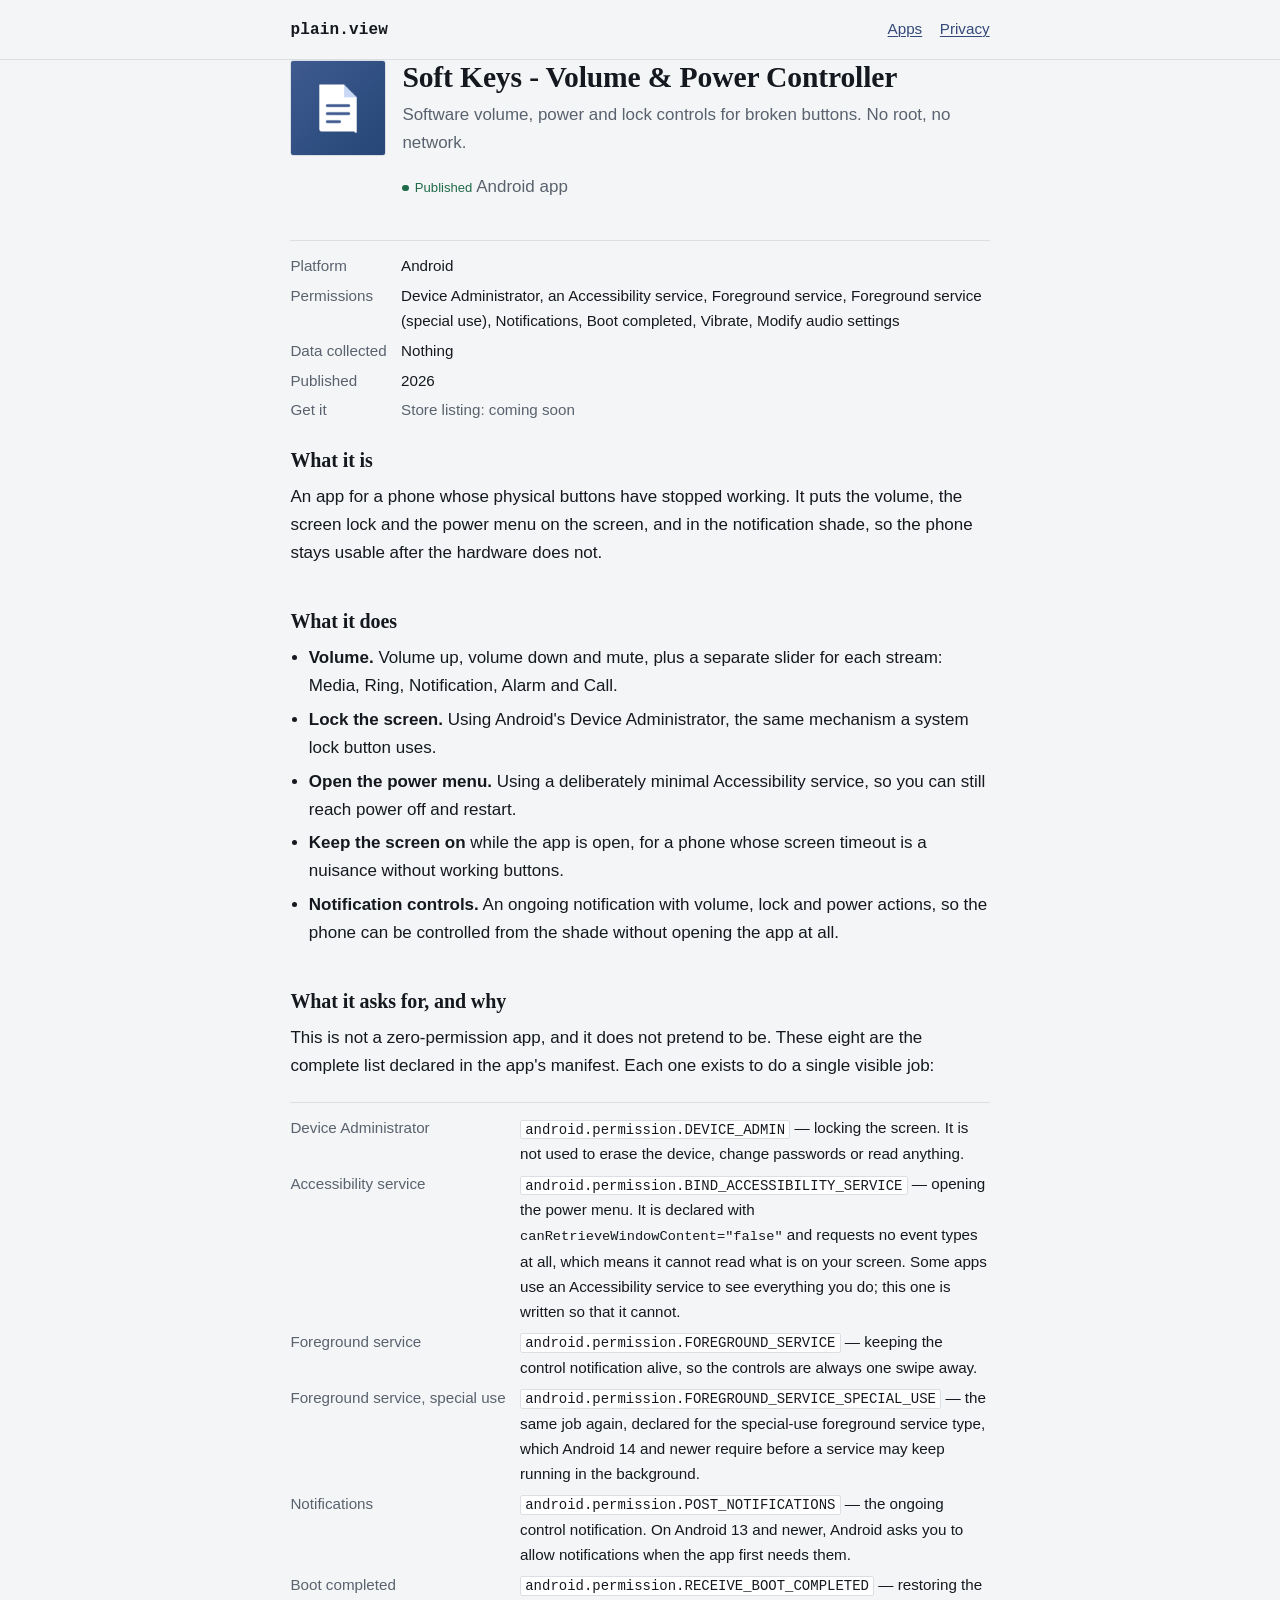
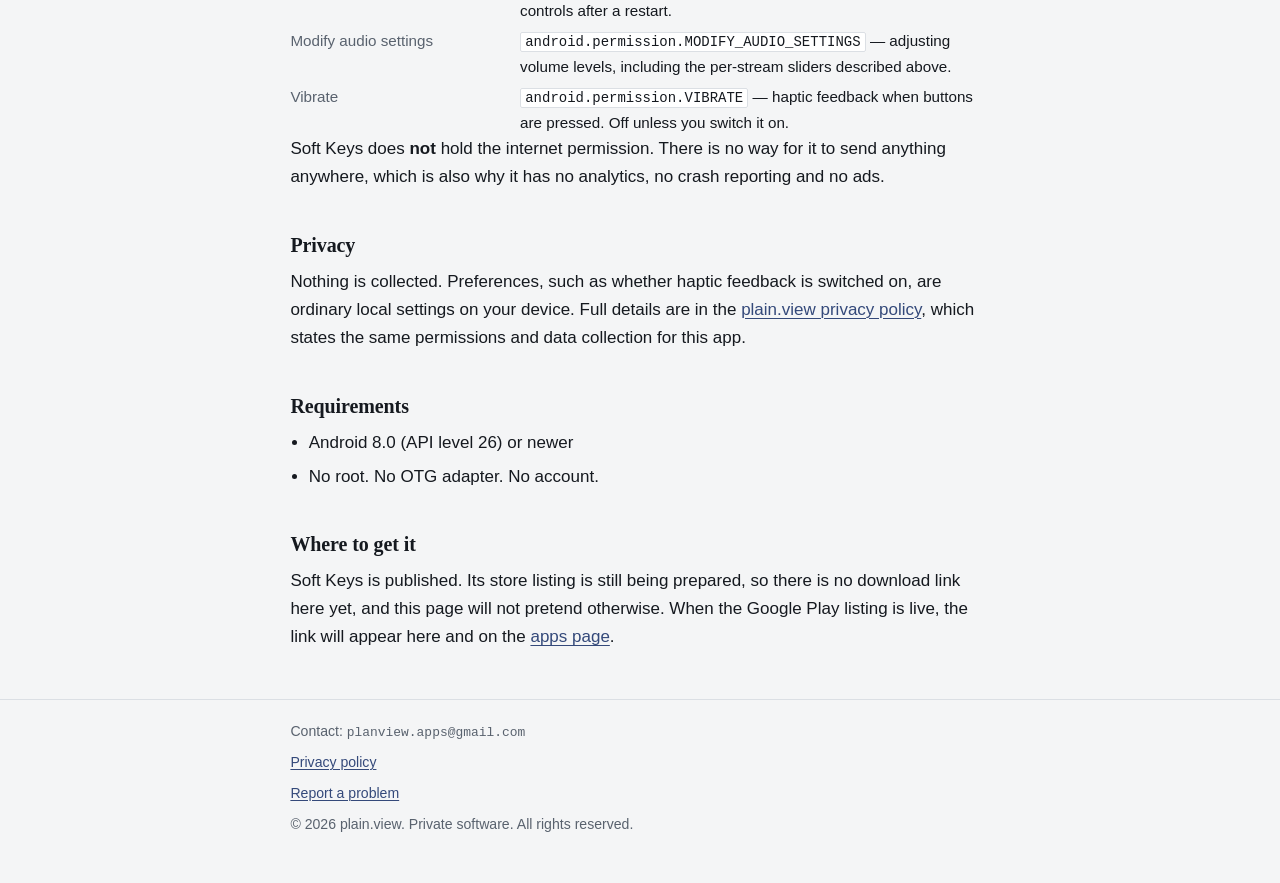
<file: apps/soft-keys.html>
<!DOCTYPE html>
<html lang="en">
<head>
<meta charset="utf-8">
<meta name="viewport" content="width=device-width, initial-scale=1">
<title>Soft Keys - Volume &amp; Power Controller — volume, lock and power without the buttons</title>
<meta name="description" content="Soft Keys replaces phone buttons that no longer work: volume control, screen lock via Device Administrator, and the power menu via a minimal Accessibility service. No root, no network permission, no data collected.">
<link rel="icon" href="../assets/icon-512.png">
<link rel="apple-touch-icon" href="../assets/icon-512.png">
<link rel="stylesheet" href="../assets/style.css">
</head>
<body>

<header class="masthead">
  <div class="wrap">
    <a class="wordmark" href="../index.html">plain.view</a>
    <nav>
      <a href="../index.html">Apps</a>
      <a href="../privacy.html">Privacy</a>
    </nav>
  </div>
</header>

<main class="wrap">

  <div class="app-head">
    <img class="app-icon-lg" src="../assets/icon-512.png" alt="" width="96" height="96">
    <div>
      <h1>Soft Keys - Volume &amp; Power Controller</h1>
      <p class="lede">Software volume, power and lock controls for broken
      buttons. No root, no network.</p>
      <p><span class="status is-live">Published</span>
        <span class="muted">Android app</span></p>
    </div>
  </div>

  <dl class="facts facts-wide" data-facts="soft-keys">
    <dt>Platform</dt><dd data-fact="platform">Android</dd>
    <dt>Permissions</dt><dd data-fact="permissions">Device Administrator, an Accessibility service, Foreground service, Foreground service (special use), Notifications, Boot completed, Vibrate, Modify audio settings</dd>
    <dt>Data collected</dt><dd data-fact="collects">Nothing</dd>
    <dt>Published</dt><dd>2026</dd>
    <dt>Get it</dt><dd><span class="muted">Store listing: coming soon</span></dd>
  </dl>

  <div class="app-body">

    <h2>What it is</h2>
    <p>An app for a phone whose physical buttons have stopped working. It puts
    the volume, the screen lock and the power menu on the screen, and in the
    notification shade, so the phone stays usable after the hardware does
    not.</p>

    <h2>What it does</h2>
    <ul>
      <li><strong>Volume.</strong> Volume up, volume down and mute, plus a
      separate slider for each stream: Media, Ring, Notification, Alarm and
      Call.</li>
      <li><strong>Lock the screen.</strong> Using Android's Device
      Administrator, the same mechanism a system lock button uses.</li>
      <li><strong>Open the power menu.</strong> Using a deliberately minimal
      Accessibility service, so you can still reach power off and restart.</li>
      <li><strong>Keep the screen on</strong> while the app is open, for a phone
      whose screen timeout is a nuisance without working buttons.</li>
      <li><strong>Notification controls.</strong> An ongoing notification with
      volume, lock and power actions, so the phone can be controlled from the
      shade without opening the app at all.</li>
    </ul>

    <h2>What it asks for, and why</h2>
    <p>This is not a zero-permission app, and it does not pretend to be. These
    eight are the complete list declared in the app's manifest. Each one exists
    to do a single visible job:</p>
    <dl class="facts facts-wide">
      <dt>Device Administrator</dt>
      <dd><span class="ident">android.permission.DEVICE_ADMIN</span> &mdash;
      locking the screen. It is not used to erase the device, change passwords
      or read anything.</dd>
      <dt>Accessibility service</dt>
      <dd><span class="ident">android.permission.BIND_ACCESSIBILITY_SERVICE</span>
      &mdash; opening the power menu. It is declared with
      <code>canRetrieveWindowContent="false"</code> and requests no event types
      at all, which means it cannot read what is on your screen. Some apps use
      an Accessibility service to see everything you do; this one is written so
      that it cannot.</dd>
      <dt>Foreground service</dt>
      <dd><span class="ident">android.permission.FOREGROUND_SERVICE</span>
      &mdash; keeping the control notification alive, so the controls are always
      one swipe away.</dd>
      <dt>Foreground service, special use</dt>
      <dd><span class="ident">android.permission.FOREGROUND_SERVICE_SPECIAL_USE</span>
      &mdash; the same job again, declared for the special-use foreground
      service type, which Android 14 and newer require before a service may keep
      running in the background.</dd>
      <dt>Notifications</dt>
      <dd><span class="ident">android.permission.POST_NOTIFICATIONS</span>
      &mdash; the ongoing control notification. On Android 13 and newer, Android
      asks you to allow notifications when the app first needs them.</dd>
      <dt>Boot completed</dt>
      <dd><span class="ident">android.permission.RECEIVE_BOOT_COMPLETED</span>
      &mdash; restoring the controls after a restart.</dd>
      <dt>Modify audio settings</dt>
      <dd><span class="ident">android.permission.MODIFY_AUDIO_SETTINGS</span>
      &mdash; adjusting volume levels, including the per-stream sliders
      described above.</dd>
      <dt>Vibrate</dt>
      <dd><span class="ident">android.permission.VIBRATE</span> &mdash; haptic
      feedback when buttons are pressed. Off unless you switch it on.</dd>
    </dl>
    <p>Soft Keys does <strong>not</strong> hold the internet permission. There is
    no way for it to send anything anywhere, which is also why it has no
    analytics, no crash reporting and no ads.</p>

    <h2>Privacy</h2>
    <p>Nothing is collected. Preferences, such as whether haptic feedback is
    switched on, are ordinary local settings on your device. Full details are in
    the <a href="../privacy.html">plain.view privacy policy</a>, which states
    the same permissions and data collection for this app.</p>

    <h2>Requirements</h2>
    <ul>
      <li>Android 8.0 (API level 26) or newer</li>
      <li>No root. No OTG adapter. No account.</li>
    </ul>

    <h2>Where to get it</h2>
    <p>Soft Keys is published. Its store listing is still being prepared, so
    there is no download link here yet, and this page will not pretend
    otherwise. When the Google Play listing is live, the link will appear here
    and on the <a href="../index.html">apps page</a>.</p>

  </div>

</main>

<footer>
  <div class="wrap">
    <p>Contact: <span class="mail">planview.apps@gmail.com</span></p>
    <p><a href="../privacy.html">Privacy policy</a></p>
    <p><a href="https://github.com/biplab-bn/plain-view-site/issues">Report a problem</a></p>
    <p>&copy; 2026 plain.view. Private software. All rights reserved.</p>
  </div>
</footer>

<script src="../assets/apps.js"></script>
</body>
</html>
</file>
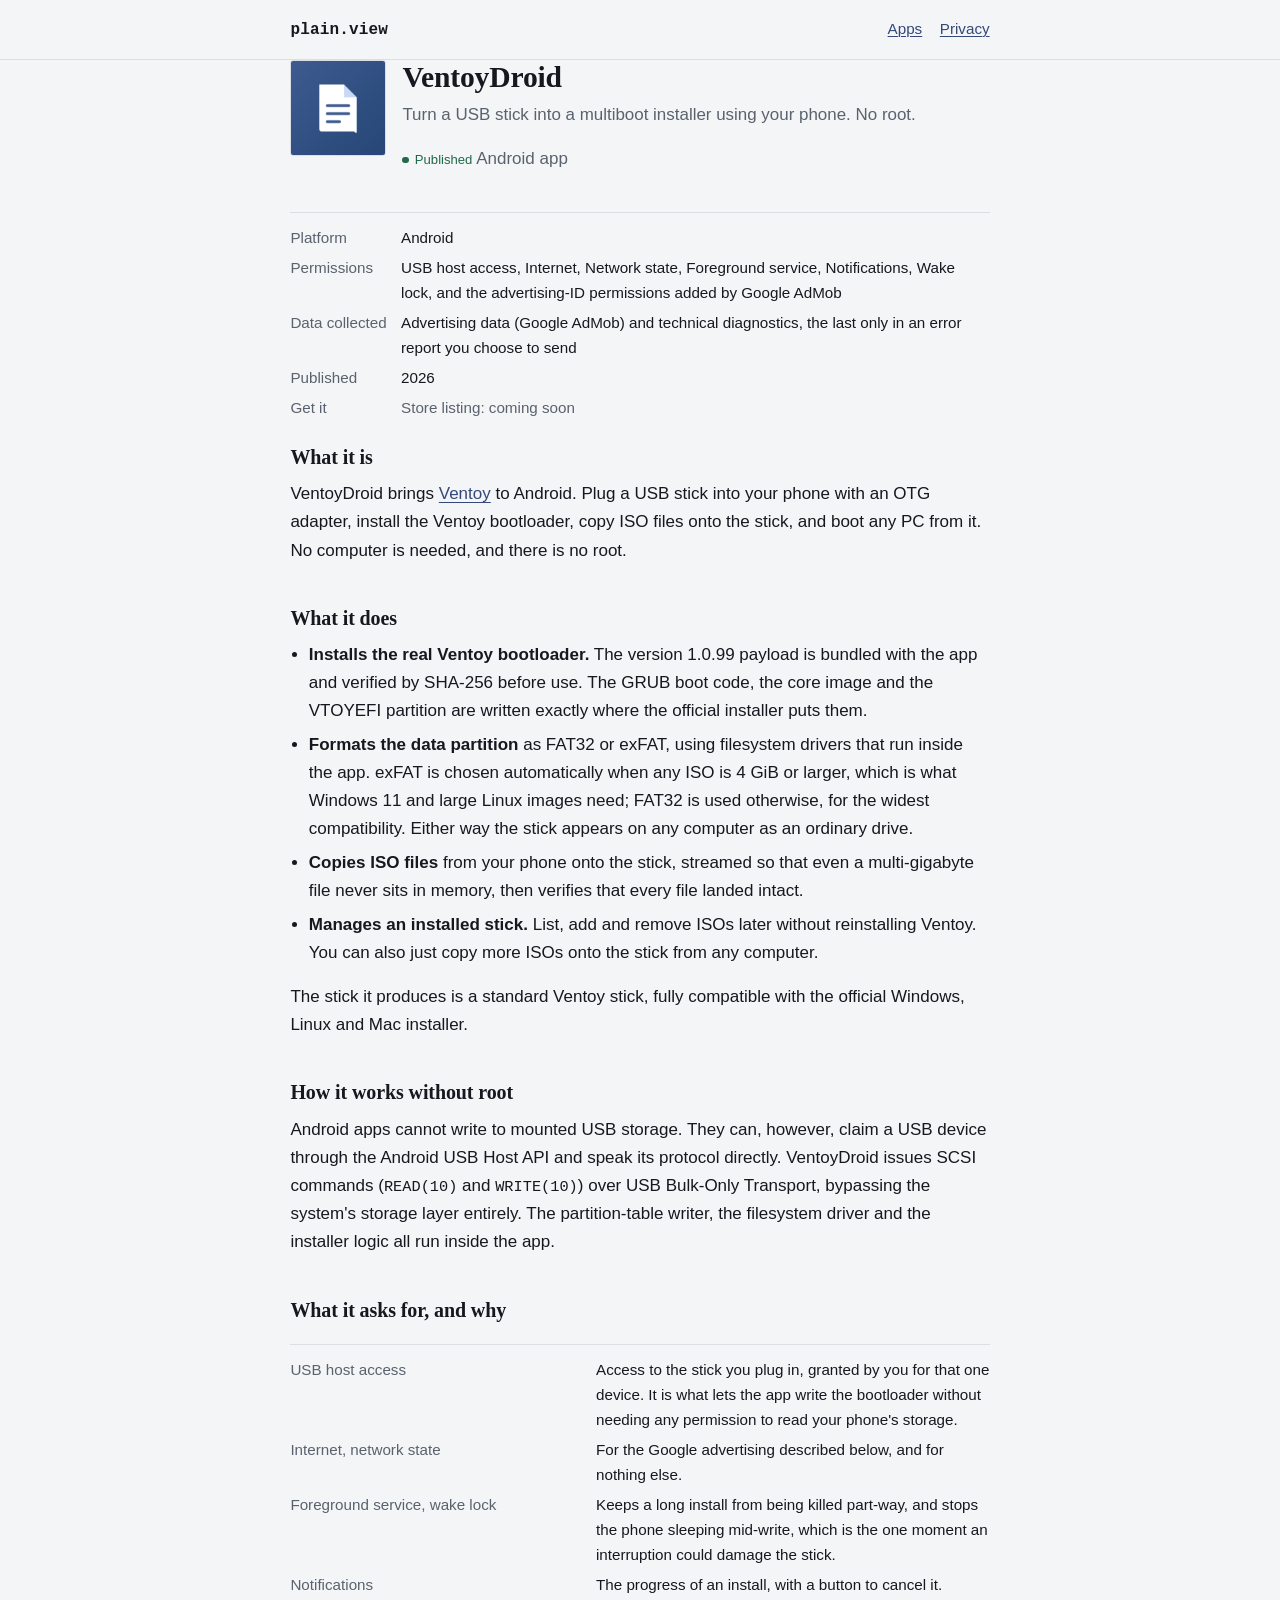
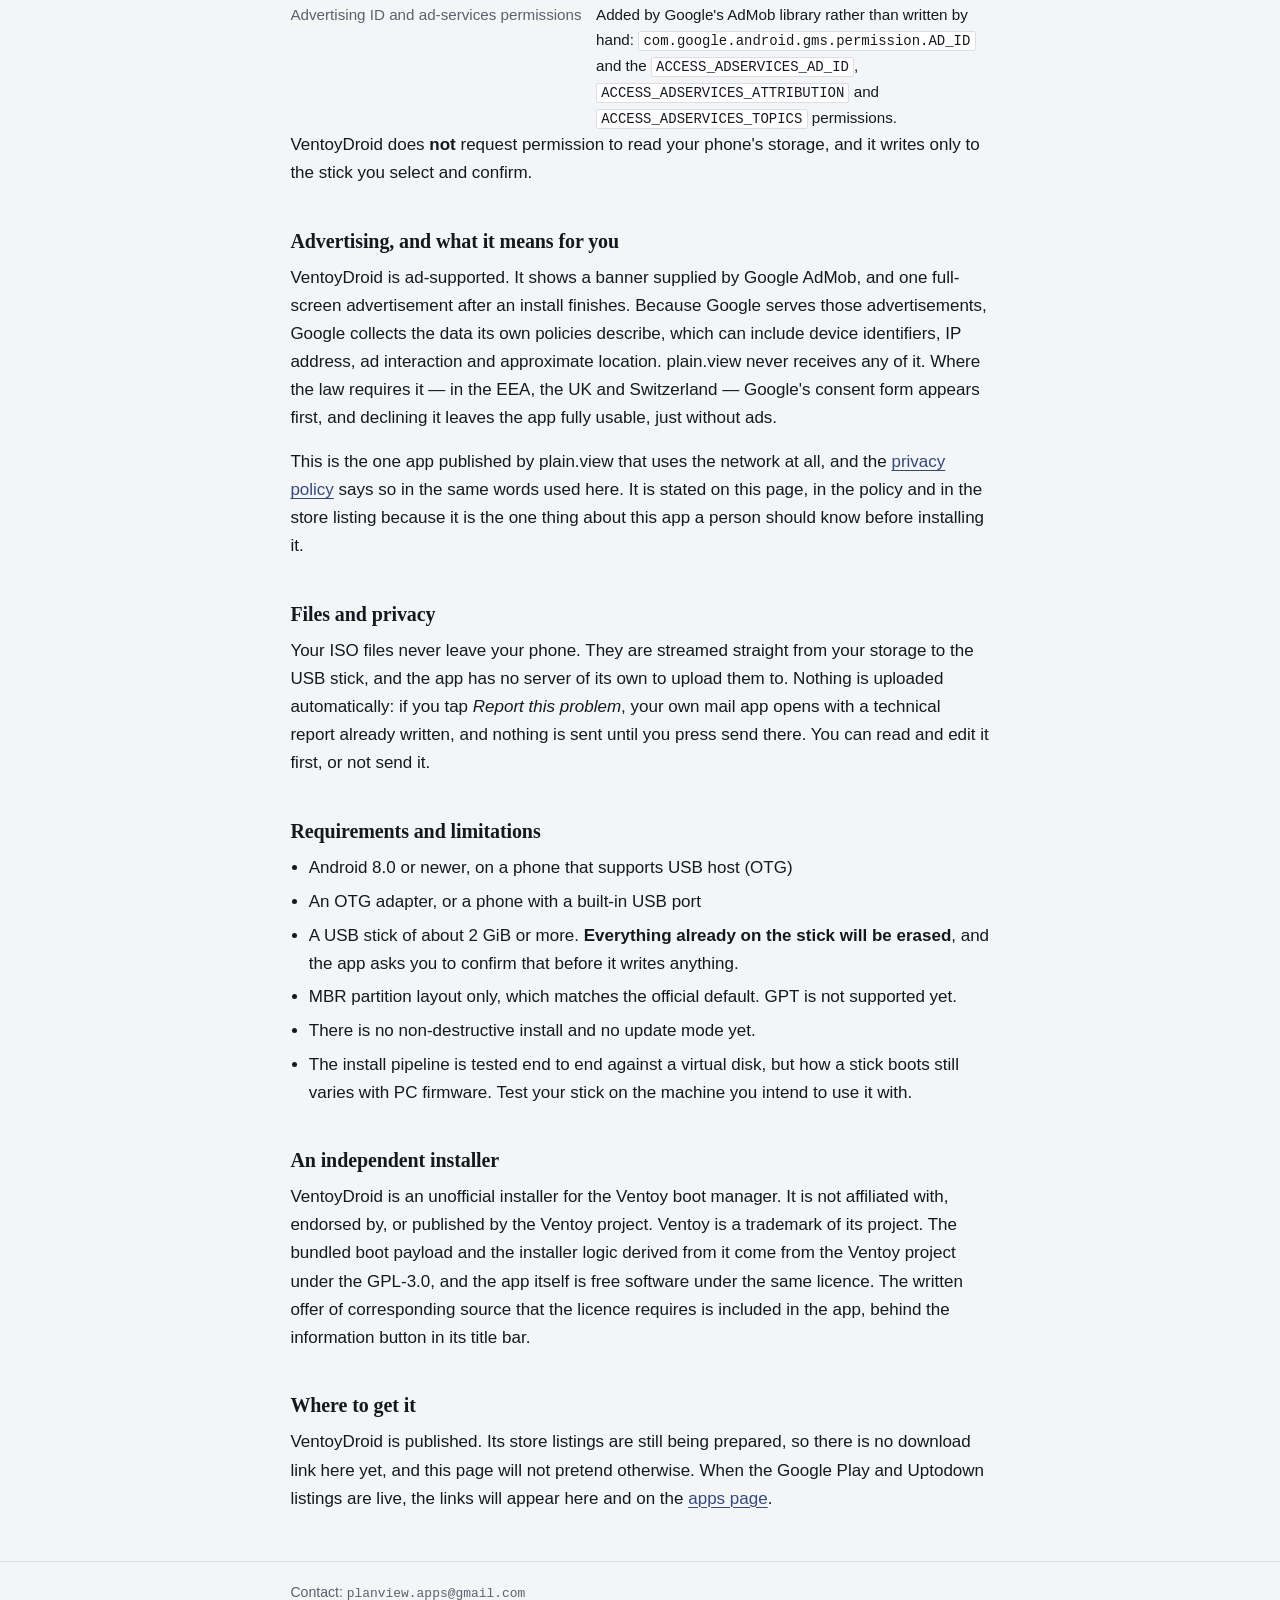
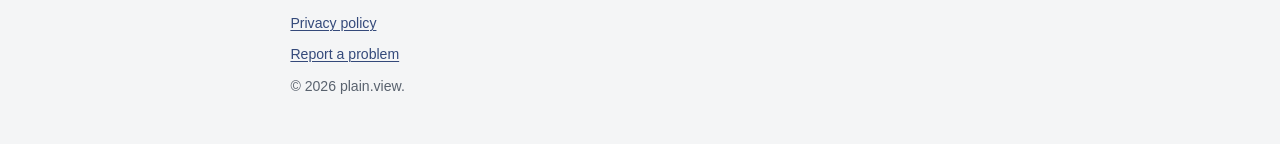
<file: apps/ventoydroid.html>
<!DOCTYPE html>
<html lang="en">
<head>
<meta charset="utf-8">
<meta name="viewport" content="width=device-width, initial-scale=1">
<title>VentoyDroid — make a multiboot USB stick from your Android phone</title>
<meta name="description" content="VentoyDroid installs the real Ventoy bootloader onto a USB stick from an Android phone over OTG. No root, no computer. Ad-supported; shows advertising supplied by Google AdMob.">
<link rel="icon" href="../assets/icon-512.png">
<link rel="apple-touch-icon" href="../assets/icon-512.png">
<link rel="stylesheet" href="../assets/style.css">
</head>
<body>

<header class="masthead">
  <div class="wrap">
    <a class="wordmark" href="../index.html">plain.view</a>
    <nav>
      <a href="../index.html">Apps</a>
      <a href="../privacy.html">Privacy</a>
    </nav>
  </div>
</header>

<main class="wrap">

  <div class="app-head">
    <img class="app-icon-lg" src="../assets/icon-512.png" alt="" width="96" height="96">
    <div>
      <h1>VentoyDroid</h1>
      <p class="lede">Turn a USB stick into a multiboot installer using your
      phone. No root.</p>
      <p><span class="status is-live">Published</span>
        <span class="muted">Android app</span></p>
    </div>
  </div>

  <dl class="facts facts-wide" data-facts="ventoydroid">
    <dt>Platform</dt><dd data-fact="platform">Android</dd>
    <dt>Permissions</dt><dd data-fact="permissions">USB host access, Internet, Network state, Foreground service, Notifications, Wake lock, and the advertising-ID permissions added by Google AdMob</dd>
    <dt>Data collected</dt><dd data-fact="collects">Advertising data (Google AdMob) and technical diagnostics, the last only in an error report you choose to send</dd>
    <dt>Published</dt><dd>2026</dd>
    <dt>Get it</dt><dd><span class="muted">Store listing: coming soon</span></dd>
  </dl>

  <div class="app-body">

    <h2>What it is</h2>
    <p>VentoyDroid brings <a href="https://www.ventoy.net" rel="noopener">Ventoy</a>
    to Android. Plug a USB stick into your phone with an OTG adapter, install the
    Ventoy bootloader, copy ISO files onto the stick, and boot any PC from it.
    No computer is needed, and there is no root.</p>

    <h2>What it does</h2>
    <ul>
      <li><strong>Installs the real Ventoy bootloader.</strong> The version 1.0.99
      payload is bundled with the app and verified by SHA-256 before use. The GRUB
      boot code, the core image and the VTOYEFI partition are written exactly where
      the official installer puts them.</li>
      <li><strong>Formats the data partition</strong> as FAT32 or exFAT, using
      filesystem drivers that run inside the app. exFAT is chosen automatically when
      any ISO is 4 GiB or larger, which is what Windows 11 and large Linux images
      need; FAT32 is used otherwise, for the widest compatibility. Either way the
      stick appears on any computer as an ordinary drive.</li>
      <li><strong>Copies ISO files</strong> from your phone onto the stick, streamed
      so that even a multi-gigabyte file never sits in memory, then verifies that
      every file landed intact.</li>
      <li><strong>Manages an installed stick.</strong> List, add and remove ISOs
      later without reinstalling Ventoy. You can also just copy more ISOs onto the
      stick from any computer.</li>
    </ul>
    <p>The stick it produces is a standard Ventoy stick, fully compatible with the
    official Windows, Linux and Mac installer.</p>

    <h2>How it works without root</h2>
    <p>Android apps cannot write to mounted USB storage. They can, however, claim a
    USB device through the Android USB Host API and speak its protocol directly.
    VentoyDroid issues SCSI commands (<code>READ(10)</code> and
    <code>WRITE(10)</code>) over USB Bulk-Only Transport, bypassing the system's
    storage layer entirely. The partition-table writer, the filesystem driver and
    the installer logic all run inside the app.</p>

    <h2>What it asks for, and why</h2>
    <dl class="facts facts-wide">
      <dt>USB host access</dt>
      <dd>Access to the stick you plug in, granted by you for that one device. It
      is what lets the app write the bootloader without needing any permission to
      read your phone's storage.</dd>
      <dt>Internet, network state</dt>
      <dd>For the Google advertising described below, and for nothing else.</dd>
      <dt>Foreground service, wake lock</dt>
      <dd>Keeps a long install from being killed part-way, and stops the phone
      sleeping mid-write, which is the one moment an interruption could damage the
      stick.</dd>
      <dt>Notifications</dt>
      <dd>The progress of an install, with a button to cancel it.</dd>
      <dt>Advertising ID and ad-services permissions</dt>
      <dd>Added by Google's AdMob library rather than written by hand:
      <span class="ident">com.google.android.gms.permission.AD_ID</span> and the
      <span class="ident">ACCESS_ADSERVICES_AD_ID</span>,
      <span class="ident">ACCESS_ADSERVICES_ATTRIBUTION</span> and
      <span class="ident">ACCESS_ADSERVICES_TOPICS</span> permissions.</dd>
    </dl>
    <p>VentoyDroid does <strong>not</strong> request permission to read your phone's
    storage, and it writes only to the stick you select and confirm.</p>

    <h2>Advertising, and what it means for you</h2>
    <p>VentoyDroid is ad-supported. It shows a banner supplied by Google AdMob, and
    one full-screen advertisement after an install finishes. Because Google serves
    those advertisements, Google collects the data its own policies describe, which
    can include device identifiers, IP address, ad interaction and approximate
    location. plain.view never receives any of it. Where the law requires it &mdash;
    in the EEA, the UK and Switzerland &mdash; Google's consent form appears first,
    and declining it leaves the app fully usable, just without ads.</p>
    <p>This is the one app published by plain.view that uses the network at all, and
    the <a href="../privacy.html">privacy policy</a> says so in the same words used
    here. It is stated on this page, in the policy and in the store listing because
    it is the one thing about this app a person should know before installing it.</p>

    <h2>Files and privacy</h2>
    <p>Your ISO files never leave your phone. They are streamed straight from your
    storage to the USB stick, and the app has no server of its own to upload them
    to. Nothing is uploaded automatically: if you tap <em>Report this problem</em>,
    your own mail app opens with a technical report already written, and nothing is
    sent until you press send there. You can read and edit it first, or not send it.</p>

    <h2>Requirements and limitations</h2>
    <ul>
      <li>Android 8.0 or newer, on a phone that supports USB host (OTG)</li>
      <li>An OTG adapter, or a phone with a built-in USB port</li>
      <li>A USB stick of about 2 GiB or more. <strong>Everything already on the
      stick will be erased</strong>, and the app asks you to confirm that before it
      writes anything.</li>
      <li>MBR partition layout only, which matches the official default. GPT is not
      supported yet.</li>
      <li>There is no non-destructive install and no update mode yet.</li>
      <li>The install pipeline is tested end to end against a virtual disk, but how
      a stick boots still varies with PC firmware. Test your stick on the machine
      you intend to use it with.</li>
    </ul>

    <h2>An independent installer</h2>
    <p>VentoyDroid is an unofficial installer for the Ventoy boot manager. It is
    not affiliated with, endorsed by, or published by the Ventoy project. Ventoy is
    a trademark of its project. The bundled boot payload and the installer logic
    derived from it come from the Ventoy project under the GPL-3.0, and the app
    itself is free software under the same licence. The written offer of
    corresponding source that the licence requires is included in the app, behind
    the information button in its title bar.</p>

    <h2>Where to get it</h2>
    <p>VentoyDroid is published. Its store listings are still being prepared, so
    there is no download link here yet, and this page will not pretend
    otherwise. When the Google Play and Uptodown listings are live, the links
    will appear here and on the <a href="../index.html">apps page</a>.</p>

  </div>

</main>

<footer>
  <div class="wrap">
    <p>Contact: <span class="mail">planview.apps@gmail.com</span></p>
    <p><a href="../privacy.html">Privacy policy</a></p>
    <p><a href="https://github.com/biplab-bn/plain-view-site/issues">Report a problem</a></p>
    <p>&copy; 2026 plain.view.</p>
  </div>
</footer>

<script src="../assets/apps.js"></script>
</body>
</html>
</file>
<file: assets/style.css>
/* plain.view — one stylesheet, no build step, nothing external.
   Palette, type and layout only. See AGENTS.md before changing anything. */

:root {
  color-scheme: light dark;

  --paper:      #f4f5f6;
  --card:       #ffffff;
  --ink:        #15191f;
  --ink-soft:   #59626e;
  --rule:       #dbdfe4;
  --rule-hard:  #b9bfc7;
  --accent:     #3f5b90;
  --accent-ink: #34497a;
  --live:       #1f6a49;
  --soon:       #8a5610;

  --sans: -apple-system, BlinkMacSystemFont, "Segoe UI", Roboto, "Helvetica Neue", Arial, sans-serif;
  --serif: Charter, "Bitstream Charter", "Iowan Old Style", Georgia, "Times New Roman", serif;
  --mono: ui-monospace, SFMono-Regular, "SF Mono", Menlo, Consolas, "Liberation Mono", monospace;

  --measure: 46rem;
  --gutter: 1.15rem;
  --radius: 3px;
}

@media (prefers-color-scheme: dark) {
  :root {
    --paper:      #11151a;
    --card:       #181e25;
    --ink:        #e5e9ee;
    --ink-soft:   #9aa4b1;
    --rule:       #2b333d;
    --rule-hard:  #3d4753;
    --accent:     #9cb5e2;
    --accent-ink: #b3c7ea;
    --live:       #74c79d;
    --soon:       #dcb173;
  }
}

*, *::before, *::after { box-sizing: border-box; }

html { -webkit-text-size-adjust: 100%; }

body {
  margin: 0;
  background: var(--paper);
  color: var(--ink);
  font: 17px/1.65 var(--sans);
  font-variant-numeric: tabular-nums;
}

.wrap {
  max-width: var(--measure);
  margin: 0 auto;
  padding: 0 var(--gutter);
}

a {
  color: var(--accent-ink);
  text-decoration-thickness: 1px;
  text-underline-offset: 0.16em;
}
a:hover { text-decoration-thickness: 2px; }
a:focus-visible {
  outline: 2px solid var(--accent);
  outline-offset: 2px;
  border-radius: 2px;
}

img { max-width: 100%; height: auto; }

.muted { color: var(--ink-soft); }

/* ---------- masthead ---------- */

.masthead {
  border-bottom: 1px solid var(--rule);
  background: var(--paper);
}
.masthead .wrap {
  display: flex;
  flex-wrap: wrap;
  align-items: baseline;
  gap: 0.5rem 1.1rem;
  padding-top: 1rem;
  padding-bottom: 1rem;
}
.wordmark {
  font-family: var(--mono);
  font-size: 1rem;
  font-weight: 600;
  letter-spacing: 0.01em;
  text-decoration: none;
  color: var(--ink);
}
.masthead nav {
  margin-left: auto;
  display: flex;
  gap: 1.1rem;
  font-size: 0.95rem;
}

/* ---------- page rhythm ---------- */

main { padding: 2.4rem 0 1rem; }

h1, h2, h3 {
  font-family: var(--serif);
  font-weight: 600;
  line-height: 1.2;
  letter-spacing: -0.005em;
}
h1 { font-size: 1.85rem; margin: 0 0 0.6rem; }
h2 { font-size: 1.25rem; margin: 2.6rem 0 0.7rem; }
h3 { font-size: 1.1rem; margin: 0 0 0.35rem; }

p { margin: 0 0 1rem; }
.lede { font-size: 1.06rem; color: var(--ink-soft); }

ul, ol { padding-left: 1.15rem; margin: 0 0 1rem; }
li { margin: 0.35rem 0; }

hr {
  border: 0;
  border-top: 1px solid var(--rule);
  margin: 2.2rem 0;
}

/* ---------- app grid ---------- */

.grid {
  display: grid;
  gap: 1rem;
  margin: 1.4rem 0 0;
  grid-template-columns: 1fr;
}
@media (min-width: 42rem) {
  .grid { grid-template-columns: 1fr 1fr; }
}

.card {
  background: var(--card);
  border: 1px solid var(--rule);
  border-left: 3px solid var(--accent);
  border-radius: var(--radius);
  padding: 1.05rem 1.1rem 0.9rem;
}
.card-web { border-left-color: var(--live); }

.card-head {
  display: flex;
  gap: 0.85rem;
  align-items: flex-start;
}
.app-icon {
  border-radius: var(--radius);
  border: 1px solid var(--rule);
  background: var(--paper);
  flex: none;
}
.app-icon-lg {
  border-radius: var(--radius);
  border: 1px solid var(--rule);
  background: var(--paper);
  flex: none;
}
.card-title { margin-bottom: 0.25rem; }
.card-title a { color: var(--ink); text-decoration: none; }
.card-title a:hover { text-decoration: underline; }
.card-tagline { margin: 0 0 0.5rem; font-size: 0.95rem; color: var(--ink-soft); }

.status {
  display: inline-block;
  font-size: 0.82rem;
  color: var(--ink-soft);
}
.status::before {
  content: "";
  display: inline-block;
  width: 0.5em;
  height: 0.5em;
  margin-right: 0.45em;
  border-radius: 50%;
  background: currentColor;
  vertical-align: 0.08em;
}
.status.is-live { color: var(--live); }
.status.is-soon { color: var(--soon); }

/* ---------- fact lists ---------- */

.facts {
  margin: 0.9rem 0 0;
  display: grid;
  grid-template-columns: auto 1fr;
  gap: 0.3rem 0.9rem;
  font-size: 0.9rem;
  border-top: 1px solid var(--rule);
  padding-top: 0.75rem;
}
.facts dt { color: var(--ink-soft); }
.facts dd { margin: 0; }
.facts-wide { margin: 1.4rem 0 0; font-size: 0.95rem; }
@media (max-width: 30rem) {
  .facts-wide { grid-template-columns: 1fr; gap: 0; }
  .facts-wide dt { margin-top: 0.6rem; }
}

.card-links { margin: 0.9rem 0 0; font-size: 0.92rem; }
.card-links a + a, .card-links a + .muted { margin-left: 0.9rem; }

/* ---------- app page ---------- */

.app-head {
  display: flex;
  gap: 1rem;
  align-items: flex-start;
  margin-bottom: 0.4rem;
}
.app-head h1 { margin-bottom: 0.35rem; }
.app-body h2:first-child { margin-top: 1.6rem; }

.shots {
  list-style: none;
  padding: 0;
  margin: 1.2rem 0 0;
  display: grid;
  gap: 1.4rem;
  grid-template-columns: repeat(auto-fill, minmax(220px, 1fr));
}
.shots li { margin: 0; }
.shots img {
  width: 100%;
  border: 1px solid var(--rule);
  border-radius: var(--radius);
  background: var(--card);
}
.shots p {
  margin: 0.5rem 0 0;
  font-size: 0.88rem;
  color: var(--ink-soft);
}

/* ---------- policy ---------- */

.callout {
  background: var(--card);
  border-left: 4px solid var(--accent);
  border-radius: 0 var(--radius) var(--radius) 0;
  padding: 0.9rem 1.1rem;
  margin: 1.5rem 0;
}
.callout p:last-child { margin-bottom: 0; }

.applist { list-style: none; padding: 0; }
.applist li {
  padding: 0.55rem 0;
  border-bottom: 1px solid var(--rule);
}
.applist li:first-child { border-top: 1px solid var(--rule); }
.applist .muted { display: block; font-size: 0.88rem; }

.policy-table {
  width: 100%;
  border-collapse: collapse;
  margin: 1.2rem 0 0;
  font-size: 0.9rem;
}
.policy-table caption {
  text-align: left;
  color: var(--ink-soft);
  font-size: 0.88rem;
  padding-bottom: 0.5rem;
}
.policy-table th, .policy-table td {
  text-align: left;
  vertical-align: top;
  padding: 0.6rem 0.7rem 0.6rem 0;
  border-bottom: 1px solid var(--rule);
  font-weight: 400;
}
.policy-table th {
  font-family: var(--sans);
  font-size: 0.82rem;
  color: var(--ink-soft);
  border-bottom: 1px solid var(--rule-hard);
  white-space: nowrap;
}
.policy-table td:first-child { font-weight: 600; }

@media (max-width: 40rem) {
  .policy-table, .policy-table tbody, .policy-table tr, .policy-table td, .policy-table th {
    display: block;
    width: auto;
  }
  .policy-table thead { position: absolute; left: -9999px; }
  .policy-table tr {
    border-bottom: 1px solid var(--rule-hard);
    padding: 0.7rem 0;
  }
  .policy-table td {
    border: 0;
    padding: 0.15rem 0;
  }
  .policy-table td::before {
    content: attr(data-label) ": ";
    color: var(--ink-soft);
  }
  .policy-table td:first-child::before { content: ""; }
  .policy-table td:first-child { padding-bottom: 0.4rem; font-size: 1rem; }
}

/* Literal strings: addresses, permission names, slugs. */
.mail, .ident { font-family: var(--mono); font-size: 0.92em; }
.ident {
  background: var(--card);
  border: 1px solid var(--rule);
  border-radius: 2px;
  padding: 0.05em 0.3em;
  overflow-wrap: anywhere;
}
code { font-family: var(--mono); font-size: 0.9em; overflow-wrap: anywhere; }

/* ---------- footer ---------- */

footer {
  border-top: 1px solid var(--rule);
  margin-top: 3rem;
  padding: 1.2rem 0 2.4rem;
  font-size: 0.88rem;
  color: var(--ink-soft);
}
footer p { margin: 0 0 0.5rem; }

@media (prefers-reduced-motion: reduce) {
  * { transition: none !important; animation: none !important; }
}
</file>
